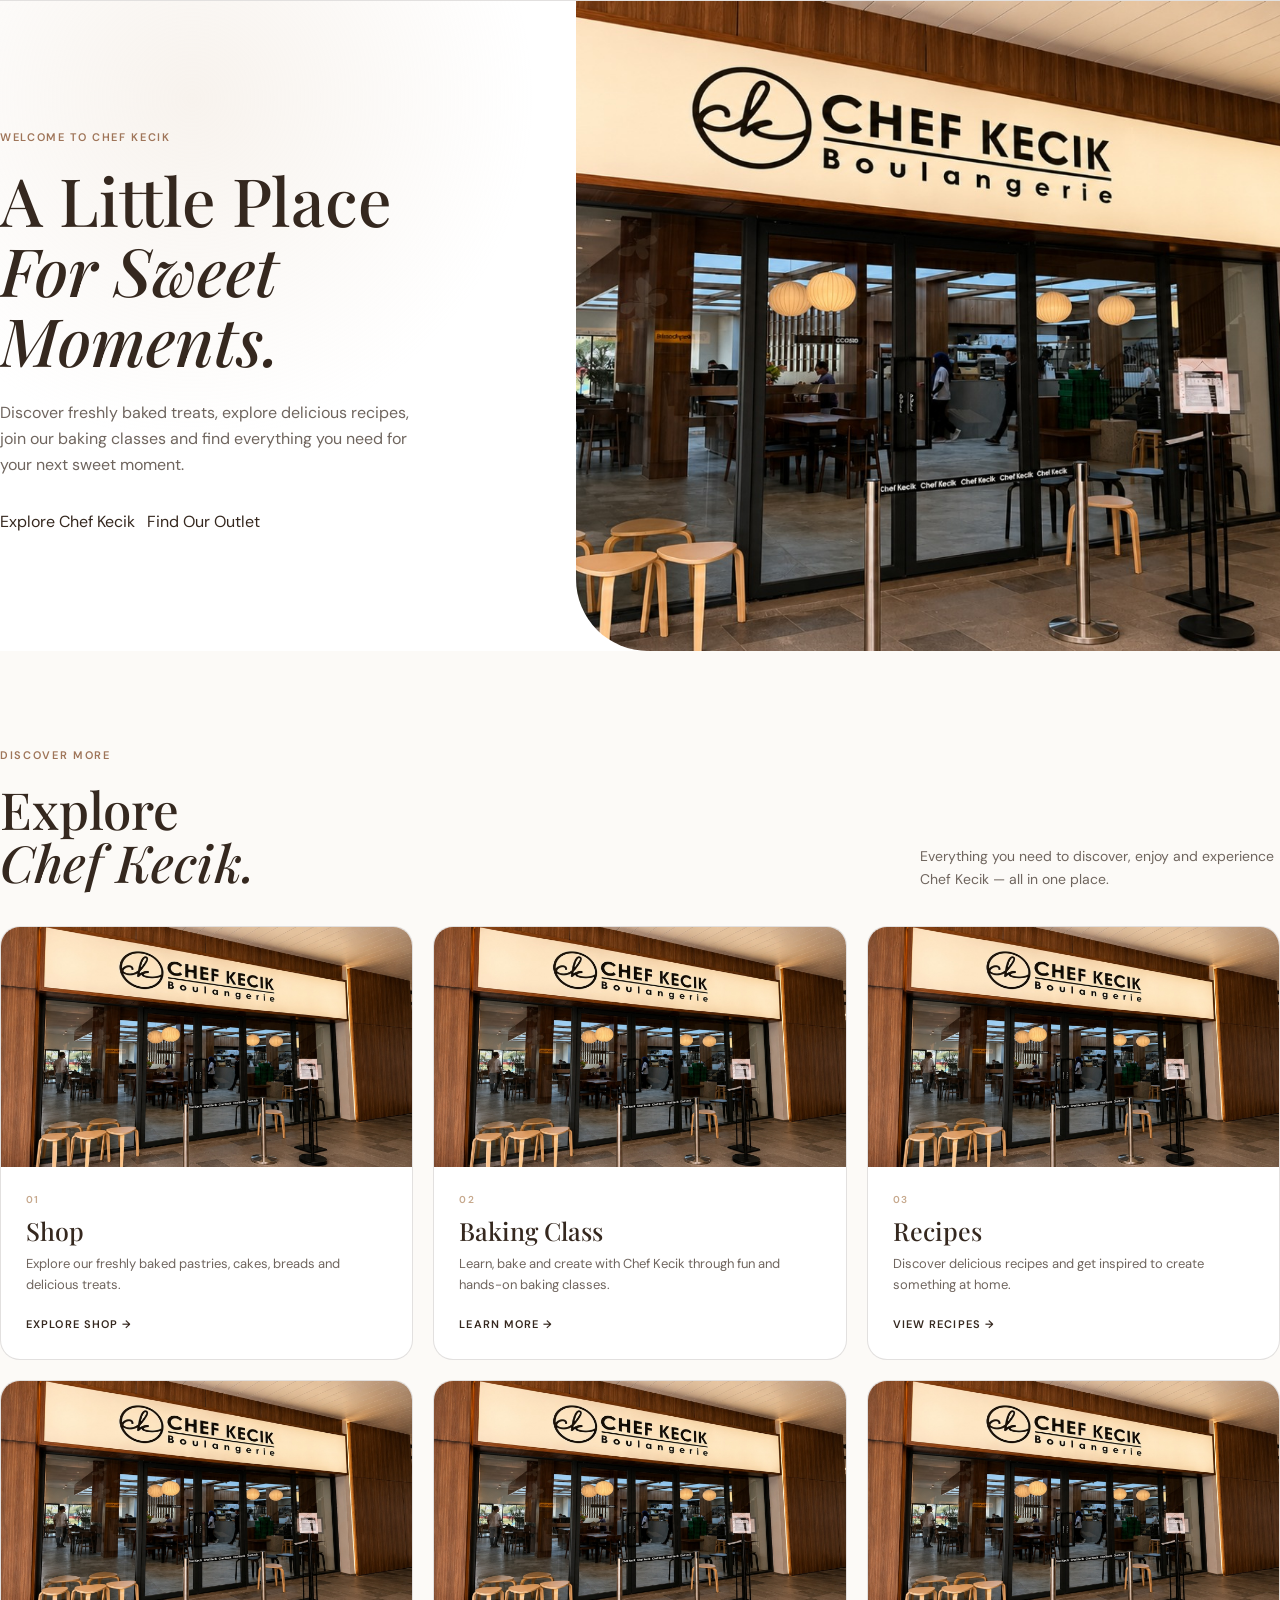
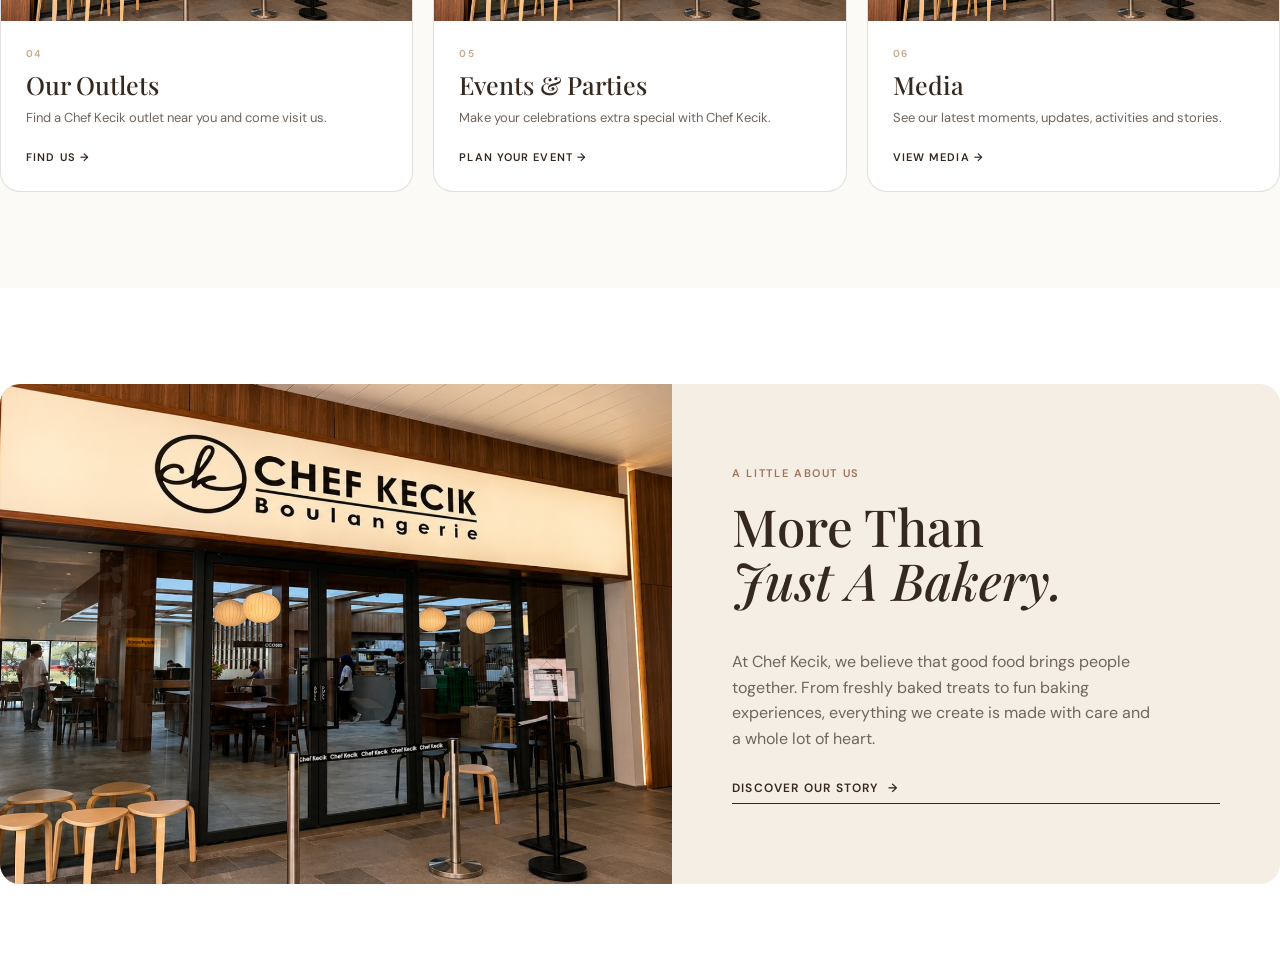
<file: index.html>
<!DOCTYPE html>
<html lang="en">

<head>
  <meta charset="UTF-8" />
  <meta name="viewport" content="width=device-width, initial-scale=1.0" />
  <meta name="description" content="Chef Kecik homepage " />
  <title>Chef Kecik </title>

  <!-- Fonts -->
  <link rel="preconnect" href="https://fonts.googleapis.com">
  <link rel="preconnect" href="https://fonts.gstatic.com" crossorigin>
  <link
    href="https://fonts.googleapis.com/css2?family=DM+Sans:wght@400;500;600&family=Playfair+Display:ital,wght@0,500;0,600;1,500&display=swap"
    rel="stylesheet">

  <link rel="stylesheet" href="style.css" />
</head>

<body>
  <div id="navbar"></div>

  <main id="top">

    <!-- =========================================
       HERO
  ========================================== -->

    <section class="hero">

      <div class="hero-inner container">

        <div class="hero-copy reveal">

          <p class="eyebrow">
            WELCOME TO CHEF KECIK
          </p>

          <h1>
            A Little Place<br>
            <em>For Sweet Moments.</em>
          </h1>

          <p class="hero-text">
            Discover freshly baked treats, explore delicious recipes,
            join our baking classes and find everything you need
            for your next sweet moment.
          </p>

          <div class="hero-actions">

            <a class="btn btn-dark" href="#explore">
              Explore Chef Kecik
            </a>

            <a class="btn btn-light" href="outlet.html">
              Find Our Outlet
            </a>

          </div>

          <!-- <div class="hero-features">

          <div>
            <span>✦</span>
            <p>
              Freshly Made<br>
              Every Day
            </p>
          </div>

          <div>
            <span>◇</span>
            <p>
              Premium<br>
              Ingredients
            </p>
          </div>

          <div>
            <span>♧</span>
            <p>
              Made with Care<br>
              Always
            </p>
          </div>

        </div> -->

        </div>


        <div class="hero-visual reveal">

          <div class="hero-image-wrap">

            <img src="images/eco_majestic_1.jpeg" alt="Chef Kecik Eco Majestic">

          </div>

        </div>

      </div>

    </section>


    <!-- =========================================
       EXPLORE CHEF KECIK
  ========================================== -->

    <section class="section explore-section" id="explore">

      <div class="container">

        <div class="section-heading">

          <div>

            <p class="eyebrow">
              DISCOVER MORE
            </p>

            <h2>
              Explore<br>
              <em>Chef Kecik.</em>
            </h2>

          </div>

          <p class="explore-intro">
            Everything you need to discover, enjoy and
            experience Chef Kecik — all in one place.
          </p>

        </div>


        <div class="explore-grid">


          <!-- SHOP -->

          <a href="shoppe.html" class="explore-card">

            <div class="explore-card-image">

              <img src="images/eco_majestic_1.jpeg" alt="Chef Kecik Eco Majestic">

            </div>

            <div class="explore-card-content">

              <span class="explore-number">01</span>

              <h3>Shop</h3>

              <p>
                Explore our freshly baked pastries,
                cakes, breads and delicious treats.
              </p>

              <span class="explore-link">
                Explore Shop →
              </span>

            </div>

          </a>


          <!-- BAKING CLASS -->

          <a href="bakingclass.html" class="explore-card">

            <div class="explore-card-image">

              <img src="images/eco_majestic_1.jpeg" alt="Chef Kecik Eco Majestic">

            </div>

            <div class="explore-card-content">

              <span class="explore-number">02</span>

              <h3>Baking Class</h3>

              <p>
                Learn, bake and create with Chef Kecik
                through fun and hands-on baking classes.
              </p>

              <span class="explore-link">
                Learn More →
              </span>

            </div>

          </a>


          <!-- RECIPES -->

          <a href="recipe.html" class="explore-card">

            <div class="explore-card-image">

              <img src="images/eco_majestic_1.jpeg" alt="Chef Kecik Eco Majestic">

            </div>

            <div class="explore-card-content">

              <span class="explore-number">03</span>

              <h3>Recipes</h3>

              <p>
                Discover delicious recipes and get
                inspired to create something at home.
              </p>

              <span class="explore-link">
                View Recipes →
              </span>

            </div>

          </a>


          <!-- OUTLETS -->

          <a href="outlet.html" class="explore-card">

            <div class="explore-card-image">

              <img src="images/eco_majestic_1.jpeg" alt="Chef Kecik Eco Majestic">

            </div>

            <div class="explore-card-content">

              <span class="explore-number">04</span>

              <h3>Our Outlets</h3>

              <p>
                Find a Chef Kecik outlet near you
                and come visit us.
              </p>

              <span class="explore-link">
                Find Us →
              </span>

            </div>

          </a>


          <!-- EVENTS -->

          <a href="event.html" class="explore-card">

            <div class="explore-card-image">

              <img src="images/eco_majestic_1.jpeg" alt="Chef Kecik Eco Majestic">

            </div>

            <div class="explore-card-content">

              <span class="explore-number">05</span>

              <h3>Events & Parties</h3>

              <p>
                Make your celebrations extra special
                with Chef Kecik.
              </p>

              <span class="explore-link">
                Plan Your Event →
              </span>

            </div>

          </a>


          <!-- MEDIA -->

          <a href="award.html" class="explore-card">

            <div class="explore-card-image">

              <img src="images/eco_majestic_1.jpeg" alt="Chef Kecik Eco Majestic">

            </div>

            <div class="explore-card-content">

              <span class="explore-number">06</span>

              <h3>Media</h3>

              <p>
                See our latest moments, updates,
                activities and stories.
              </p>

              <span class="explore-link">
                View Media →
              </span>

            </div>

          </a>

        </div>

      </div>

    </section>


    <!-- =========================================
       ABOUT PREVIEW
  ========================================== -->

    <section class="section about-preview">

      <div class="container">

        <div class="about-preview-grid">

          <div class="about-preview-image">

            <img src="images/eco_majestic_1.jpeg" alt="Chef Kecik Eco Majestic">

          </div>


          <div class="about-preview-copy">

            <p class="eyebrow">
              A LITTLE ABOUT US
            </p>

            <h2>
              More Than<br>
              <em>Just A Bakery.</em>
            </h2>

            <p>
              At Chef Kecik, we believe that good food brings
              people together. From freshly baked treats to
              fun baking experiences, everything we create
              is made with care and a whole lot of heart.
            </p>

            <a href="about.html" class="text-link">
              Discover Our Story
              <span>→</span>
            </a>

          </div>

        </div>

      </div>

    </section>


    <!-- =========================================
       EXPLORE 
  ========================================== -->
    <!-- 
  <section class="section homepage-cta">

    <div class="container">

      <div class="homepage-cta-inner">

        <p class="eyebrow">
          COME AND EXPERIENCE CHEF KECIK
        </p>

        <h2>
          Something Sweet<br>
          <em>Is Waiting For You.</em>
        </h2>

        <p>
          Whether you're looking for something delicious,
          a new baking experience or a place to celebrate,
          there's something waiting for you at Chef Kecik.
        </p>

        <div class="hero-actions">

          <a
            href="outlet.html"
            class="btn btn-dark"
          >
            Explore Our Shop
          </a>

          <a
            href="contact.html"
            class="btn btn-light"
          >
            Contact Us
          </a>

        </div>

      </div>

    </div>

  </section> -->

  </main>

  <div id="footer"></div>

  <script src="script.js"></script>
</body>

</html>
</file>
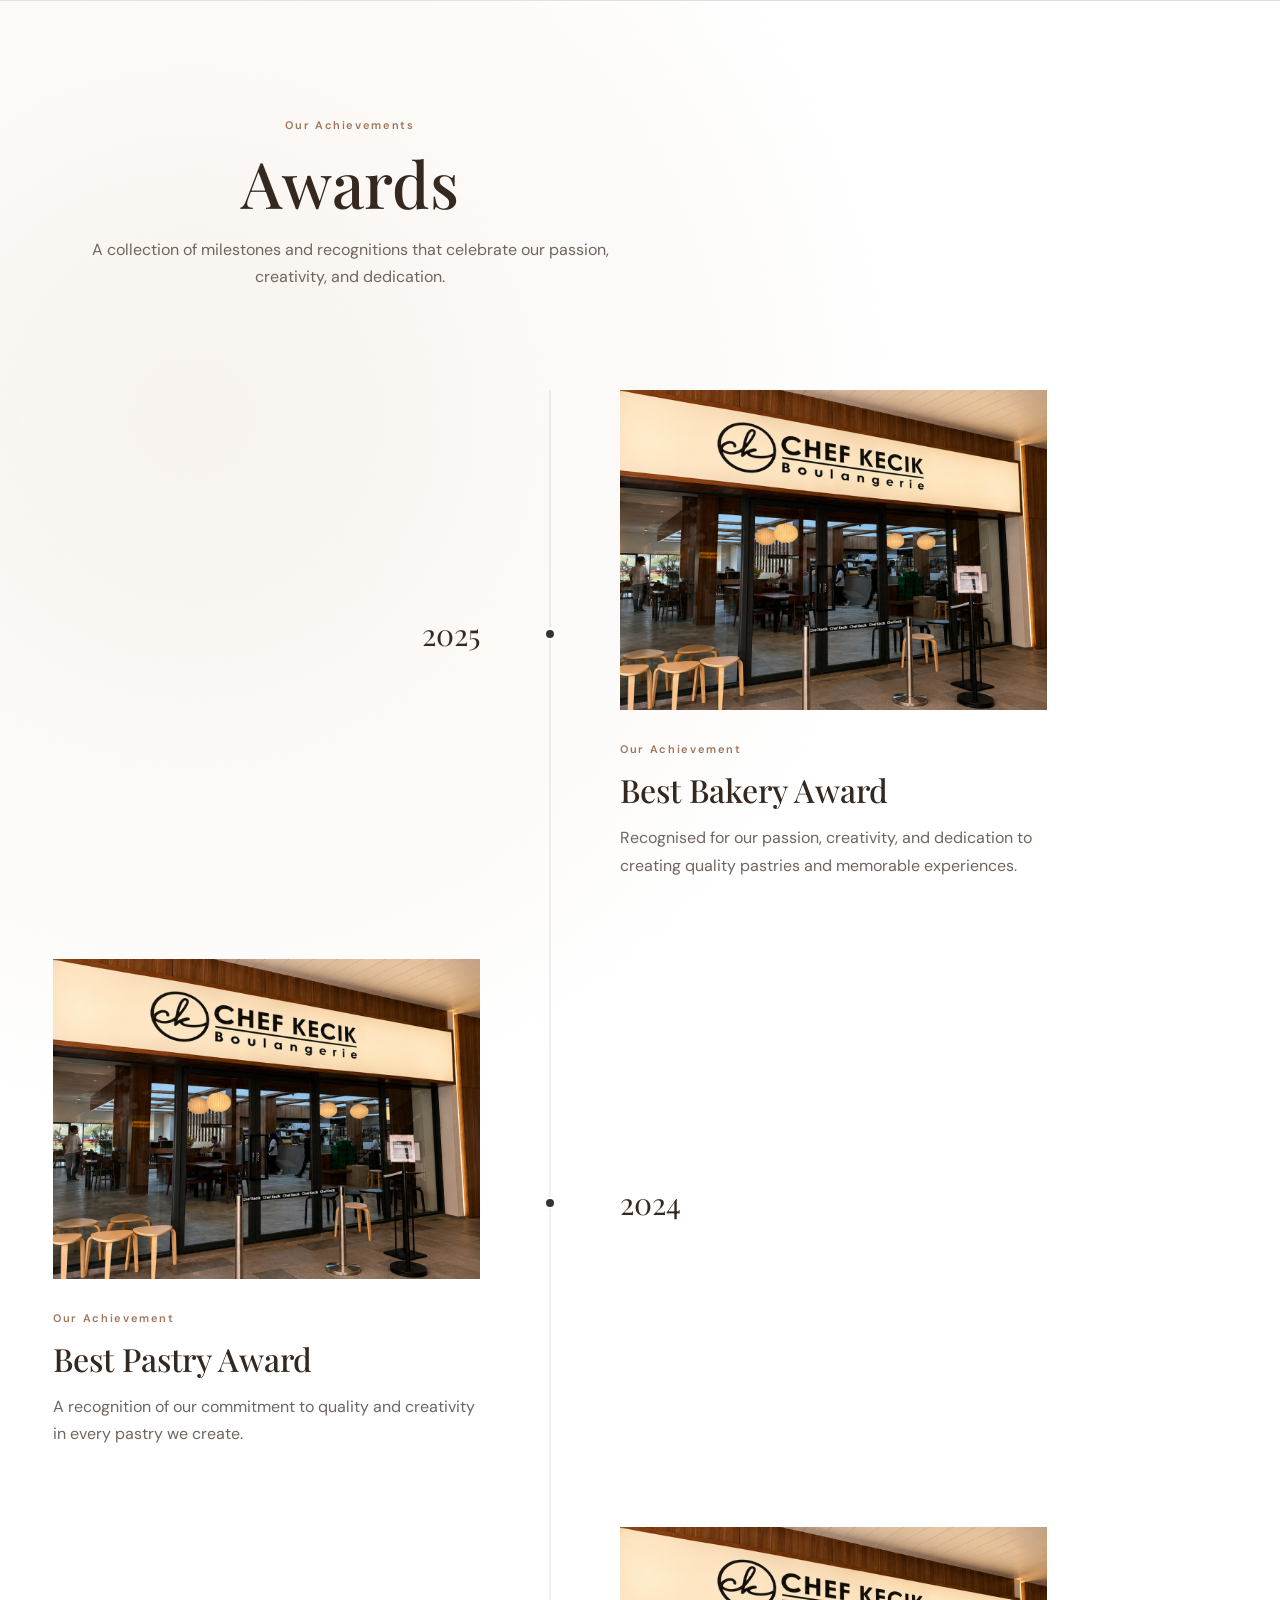
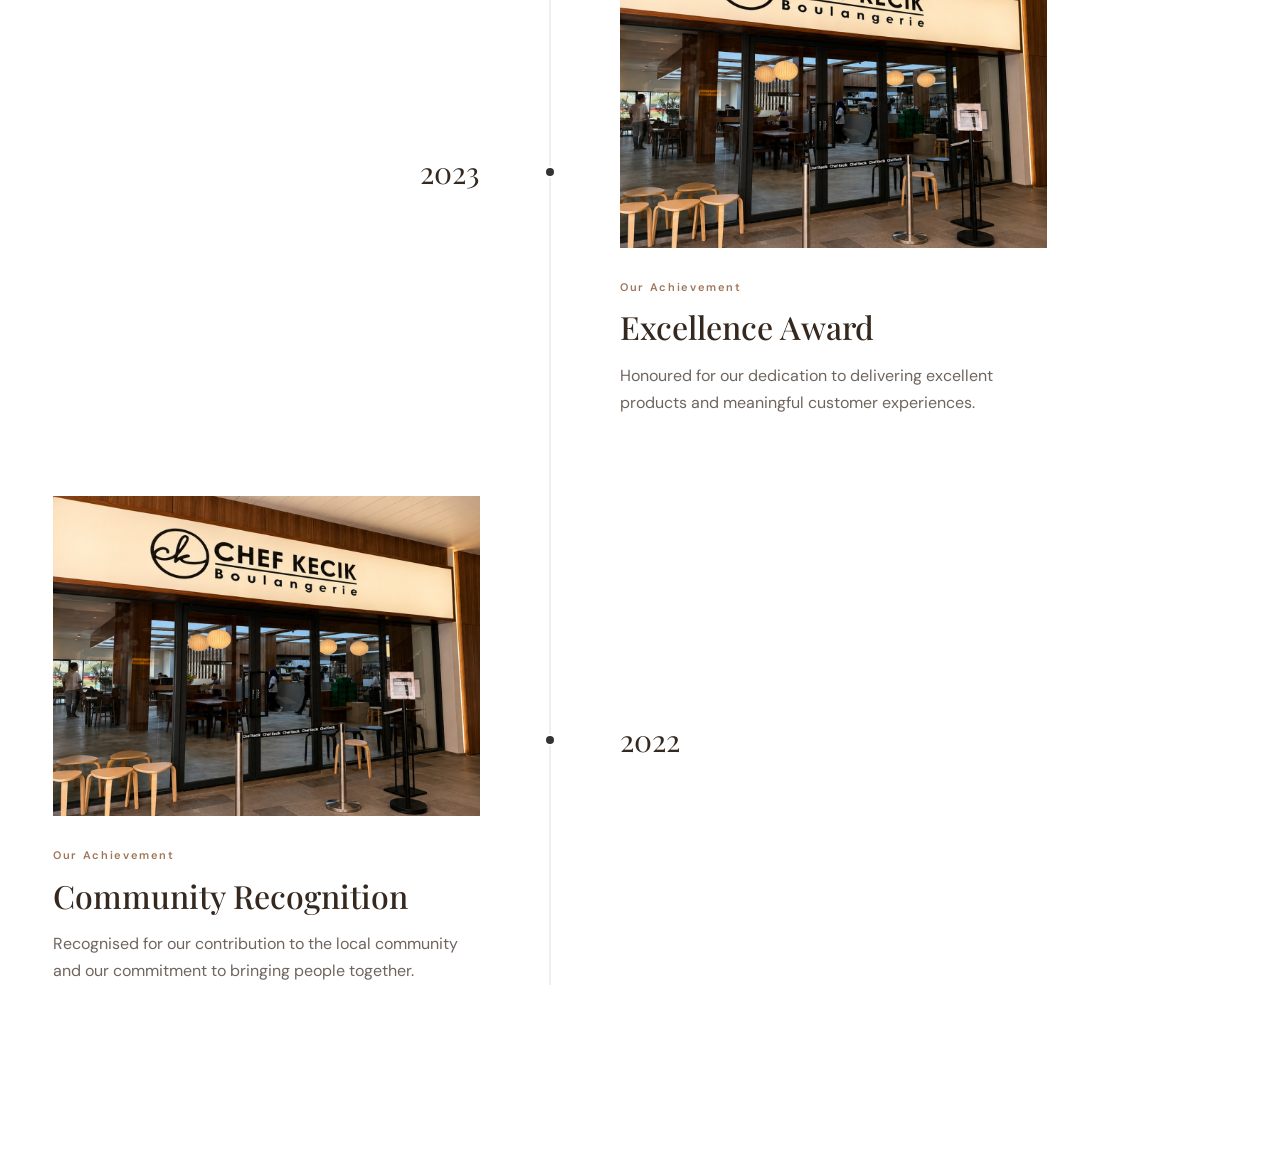
<file: award.html>
<!DOCTYPE html>
<html lang="en">

<head>
  <meta charset="UTF-8" />
  <meta name="viewport" content="width=device-width, initial-scale=1.0" />
  <meta name="description" content="Chef Kecik homepage " />
  <title>Chef Kecik </title>

  <!-- Fonts -->
  <link rel="preconnect" href="https://fonts.googleapis.com">
  <link rel="preconnect" href="https://fonts.gstatic.com" crossorigin>
  <link
    href="https://fonts.googleapis.com/css2?family=DM+Sans:wght@400;500;600&family=Playfair+Display:ital,wght@0,500;0,600;1,500&display=swap"
    rel="stylesheet">

  <link rel="stylesheet" href="style.css" />
</head>

<body>
  <div id="navbar"></div>

  <main id="top">
    <div class="hero">
      <section class="awards-section">

        <div class="awards-header container">
          <span class="eyebrow">Our Achievements</span>
          <h1>Awards</h1>
          <p>
            A collection of milestones and recognitions that celebrate
            our passion, creativity, and dedication.
          </p>
        </div>


        <div class="awards-timeline container">

          <!-- Award 01 -->
          <div class="award-timeline-item">

            <div class="award-year">
              <span>2025</span>
            </div>

            <div class="award-dot"></div>

            <div class="award-card">
              <div class="award-image">
                <img src="images/eco_majestic_1.jpeg" alt="Best Bakery Award">
              </div>

              <div class="award-info">
                <span class="eyebrow">Our Achievement</span>

                <h2>Best Bakery Award</h2>

                <p>
                  Recognised for our passion, creativity, and dedication
                  to creating quality pastries and memorable experiences.
                </p>
              </div>
            </div>

          </div>


          <!-- Award 02 -->
          <div class="award-timeline-item reverse">

            <div class="award-year">
              <span>2024</span>
            </div>

            <div class="award-dot"></div>

            <div class="award-card">
              <div class="award-image">
                <img src="images/eco_majestic_1.jpeg" alt="Best Pastry Award">
              </div>

              <div class="award-info">
                <span class="eyebrow">Our Achievement</span>

                <h2>Best Pastry Award</h2>

                <p>
                  A recognition of our commitment to quality and creativity
                  in every pastry we create.
                </p>
              </div>
            </div>

          </div>


          <!-- Award 03 -->
          <div class="award-timeline-item">

            <div class="award-year">
              <span>2023</span>
            </div>

            <div class="award-dot"></div>

            <div class="award-card">
              <div class="award-image">
                <img src="images/eco_majestic_1.jpeg" alt="Excellence Award">
              </div>

              <div class="award-info">
                <span class="eyebrow">Our Achievement</span>

                <h2>Excellence Award</h2>

                <p>
                  Honoured for our dedication to delivering excellent
                  products and meaningful customer experiences.
                </p>
              </div>
            </div>

          </div>


          <!-- Award 04 -->
          <div class="award-timeline-item reverse">

            <div class="award-year">
              <span>2022</span>
            </div>

            <div class="award-dot"></div>

            <div class="award-card">
              <div class="award-image">
                <img src="images/eco_majestic_1.jpeg" alt="Community Recognition Award">
              </div>

              <div class="award-info">
                <span class="eyebrow">Our Achievement</span>

                <h2>Community Recognition</h2>

                <p>
                  Recognised for our contribution to the local community
                  and our commitment to bringing people together.
                </p>
              </div>
            </div>

          </div>

        </div>

      </section>
    </div>
  </main>



  <div id="footer"></div>

  <script src="script.js"></script>
</body>

</html>
</file>
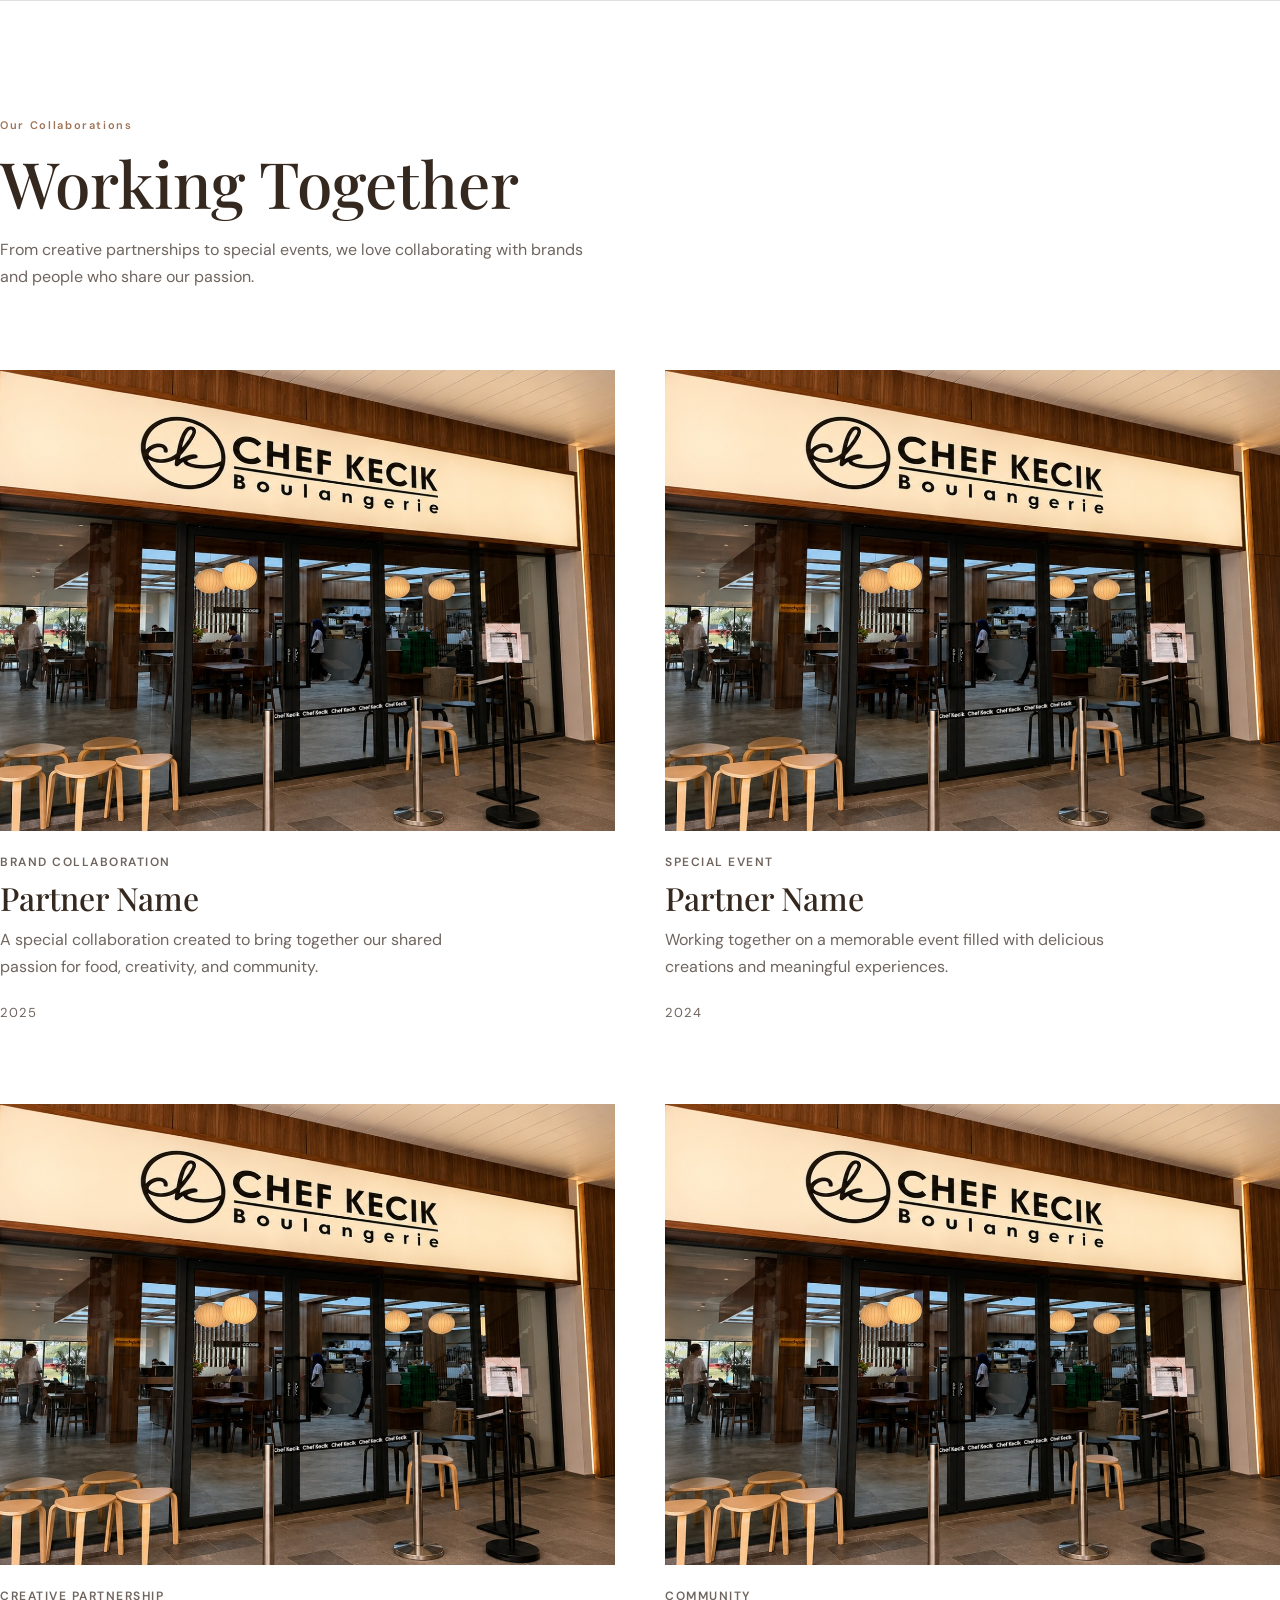
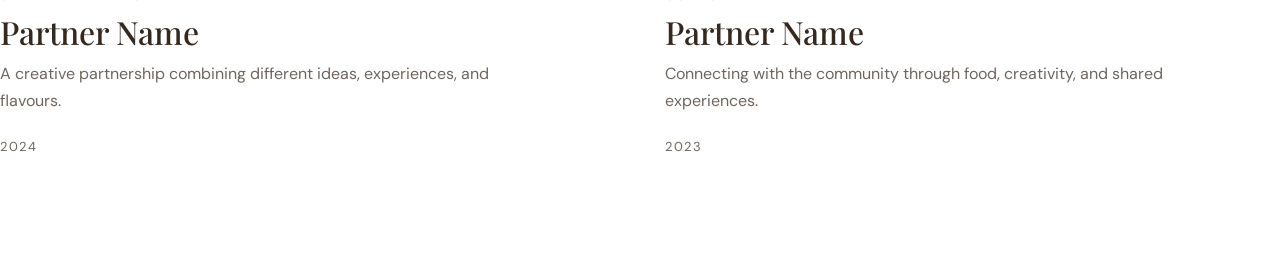
<file: collaboration.html>
<!DOCTYPE html>
<html lang="en">

<head>
  <meta charset="UTF-8" />
  <meta name="viewport" content="width=device-width, initial-scale=1.0" />
  <meta name="description" content="Chef Kecik homepage " />
  <title>Chef Kecik </title>

  <!-- Fonts -->
  <link rel="preconnect" href="https://fonts.googleapis.com">
  <link rel="preconnect" href="https://fonts.gstatic.com" crossorigin>
  <link
    href="https://fonts.googleapis.com/css2?family=DM+Sans:wght@400;500;600&family=Playfair+Display:ital,wght@0,500;0,600;1,500&display=swap"
    rel="stylesheet">

  <link rel="stylesheet" href="style.css" />
</head>

<body>
  <div id="navbar"></div>

  <main id="top">
    <div class="hero">
      <section class="collaboration-section">

        <div class="collaboration-header container">
          <span class="eyebrow">Our Collaborations</span>

          <h1>Working Together</h1>

          <p>
            From creative partnerships to special events, we love
            collaborating with brands and people who share our passion.
          </p>
        </div>


        <div class="collaboration-grid container">

          <!-- Collaboration 01 -->
          <article class="collaboration-card">

            <div class="collaboration-image">
              <img src="images/eco_majestic_1.jpeg" alt="Chef Kecik collaboration with Partner Name">
            </div>

            <div class="collaboration-content">

              <span class="collaboration-type">
                Brand Collaboration
              </span>

              <h2>Partner Name</h2>

              <p>
                A special collaboration created to bring together
                our shared passion for food, creativity, and community.
              </p>

              <span class="collaboration-year">2025</span>

            </div>

          </article>


          <!-- Collaboration 02 -->
          <article class="collaboration-card">

            <div class="collaboration-image">
              <img src="images/eco_majestic_1.jpeg" alt="Chef Kecik collaboration with Partner Name">
            </div>

            <div class="collaboration-content">

              <span class="collaboration-type">
                Special Event
              </span>

              <h2>Partner Name</h2>

              <p>
                Working together on a memorable event filled with
                delicious creations and meaningful experiences.
              </p>

              <span class="collaboration-year">2024</span>

            </div>

          </article>


          <!-- Collaboration 03 -->
          <article class="collaboration-card">

            <div class="collaboration-image">
              <img src="images/eco_majestic_1.jpeg" alt="Chef Kecik collaboration with Partner Name">
            </div>

            <div class="collaboration-content">

              <span class="collaboration-type">
                Creative Partnership
              </span>

              <h2>Partner Name</h2>

              <p>
                A creative partnership combining different ideas,
                experiences, and flavours.
              </p>

              <span class="collaboration-year">2024</span>

            </div>

          </article>


          <!-- Collaboration 04 -->
          <article class="collaboration-card">

            <div class="collaboration-image">
              <img src="images/eco_majestic_1.jpeg" alt="Chef Kecik collaboration with Partner Name">
            </div>

            <div class="collaboration-content">

              <span class="collaboration-type">
                Community
              </span>

              <h2>Partner Name</h2>

              <p>
                Connecting with the community through food,
                creativity, and shared experiences.
              </p>

              <span class="collaboration-year">2023</span>

            </div>

          </article>

        </div>

      </section>
    </div>
  </main>

  <div id="footer"></div>

  <script src="script.js"></script>
</body>

</html>
</file>
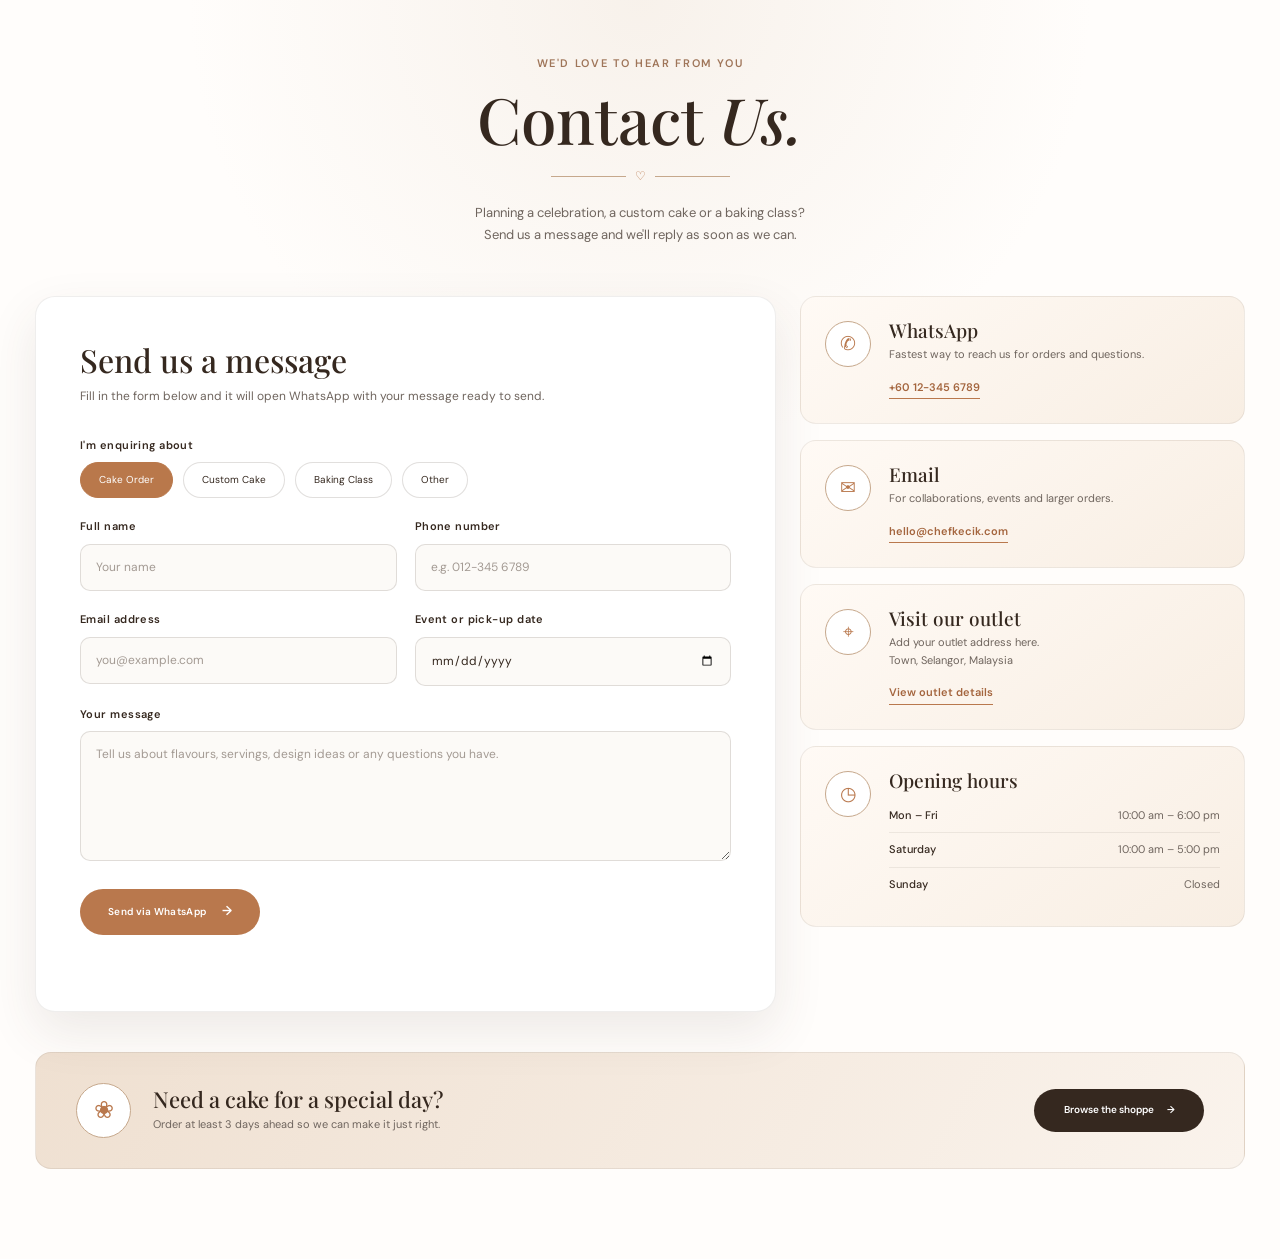
<file: contact_us.html>
<!DOCTYPE html>
<html lang="en">

<head>
  <meta charset="UTF-8" />
  <meta name="viewport" content="width=device-width, initial-scale=1.0" />
  <meta name="description" content="Contact Chef Kecik for orders, custom cakes, baking classes and enquiries." />
  <title>Contact Us | Chef Kecik</title>

  <!-- Fonts -->
  <link rel="preconnect" href="https://fonts.googleapis.com">
  <link rel="preconnect" href="https://fonts.gstatic.com" crossorigin>
  <link
    href="https://fonts.googleapis.com/css2?family=DM+Sans:wght@400;500;600&family=Playfair+Display:ital,wght@0,500;0,600;1,500&display=swap"
    rel="stylesheet">

  <link rel="stylesheet" href="style.css" />
</head>

<body>
  <div id="navbar"></div>

  <main id="top">
    <section class="contact-page">
      <div class="contact-container">

        <!-- HEADING -->
        <div class="contact-heading reveal">
          <p class="eyebrow">WE'D LOVE TO HEAR FROM YOU</p>
          <h1>Contact <em>Us.</em></h1>
          <div class="contact-decoration">
            <span></span>
            <div>♡</div>
            <span></span>
          </div>
          <p>
            Planning a celebration, a custom cake or a baking class?<br>
            Send us a message and we'll reply as soon as we can.
          </p>
        </div>

        <!-- MAIN LAYOUT -->
        <div class="contact-layout">

          <!-- FORM -->
          <div class="contact-form-card reveal">
            <h2>Send us a message</h2>
            <p class="contact-form-intro">
              Fill in the form below and it will open WhatsApp with your message ready to send.
            </p>

            <form id="contactForm" novalidate>

              <div class="contact-field">
                <label for="enquiryType">I'm enquiring about</label>
                <div class="contact-topics" id="contactTopics">
                  <button type="button" class="contact-topic active" data-topic="Cake Order">Cake Order</button>
                  <button type="button" class="contact-topic" data-topic="Custom Cake">Custom Cake</button>
                  <button type="button" class="contact-topic" data-topic="Baking Class">Baking Class</button>
                  <button type="button" class="contact-topic" data-topic="Other">Other</button>
                </div>
              </div>

              <div class="contact-row">
                <div class="contact-field">
                  <label for="contactName">Full name</label>
                  <input type="text" id="contactName" placeholder="Your name" required>
                </div>

                <div class="contact-field">
                  <label for="contactPhone">Phone number</label>
                  <input type="tel" id="contactPhone" placeholder="e.g. 012-345 6789">
                </div>
              </div>

              <div class="contact-row">
                <div class="contact-field">
                  <label for="contactEmail">Email address</label>
                  <input type="email" id="contactEmail" placeholder="you@example.com">
                </div>

                <div class="contact-field">
                  <label for="contactDate">Event or pick-up date</label>
                  <input type="date" id="contactDate">
                </div>
              </div>

              <div class="contact-field">
                <label for="contactMessage">Your message</label>
                <textarea id="contactMessage" rows="5"
                  placeholder="Tell us about flavours, servings, design ideas or any questions you have." required></textarea>
              </div>

              <button type="submit" class="contact-submit">
                Send via WhatsApp <span>→</span>
              </button>

              <p class="contact-form-message" id="contactFormMessage" role="status"></p>
            </form>
          </div>

          <!-- INFO -->
          <aside class="contact-info reveal">

            <div class="contact-info-card">
              <div class="contact-info-icon">✆</div>
              <div>
                <h3>WhatsApp</h3>
                <p>Fastest way to reach us for orders and questions.</p>
                <a href="https://wa.me/60123456789" target="_blank" rel="noopener">+60 12-345 6789</a>
              </div>
            </div>

            <div class="contact-info-card">
              <div class="contact-info-icon">✉</div>
              <div>
                <h3>Email</h3>
                <p>For collaborations, events and larger orders.</p>
                <a href="mailto:hello@chefkecik.com">hello@chefkecik.com</a>
              </div>
            </div>

            <div class="contact-info-card">
              <div class="contact-info-icon">⌖</div>
              <div>
                <h3>Visit our outlet</h3>
                <p>Add your outlet address here.<br>Town, Selangor, Malaysia</p>
                <a href="outlet.html">View outlet details</a>
              </div>
            </div>

            <div class="contact-info-card contact-hours">
              <div class="contact-info-icon">◷</div>
              <div>
                <h3>Opening hours</h3>
                <ul>
                  <li><span>Mon – Fri</span><span>10:00 am – 6:00 pm</span></li>
                  <li><span>Saturday</span><span>10:00 am – 5:00 pm</span></li>
                  <li><span>Sunday</span><span>Closed</span></li>
                </ul>
              </div>
            </div>

          </aside>
        </div>

        <!-- BOTTOM CTA -->
        <div class="contact-cta reveal">
          <div class="contact-cta-left">
            <div class="contact-cta-icon">❀</div>
            <div>
              <h3>Need a cake for a special day?</h3>
              <p>Order at least 3 days ahead so we can make it just right.</p>
            </div>
          </div>
          <a href="shoppe.html" class="contact-cta-button">Browse the shoppe <span>→</span></a>
        </div>

      </div>
    </section>
  </main>

  <div id="footer"></div>

  <script src="script.js"></script>
  <script>
    (function () {
      var WHATSAPP_NUMBER = "60123456789"; // replace with Chef Kecik's number (country code, no + or spaces)

      var topic = "Cake Order";
      var topicButtons = document.querySelectorAll(".contact-topic");
      var form = document.getElementById("contactForm");
      var message = document.getElementById("contactFormMessage");

      topicButtons.forEach(function (btn) {
        btn.addEventListener("click", function () {
          topicButtons.forEach(function (b) { b.classList.remove("active"); });
          btn.classList.add("active");
          topic = btn.dataset.topic;
        });
      });

      form.addEventListener("submit", function (e) {
        e.preventDefault();

        var name = document.getElementById("contactName").value.trim();
        var phone = document.getElementById("contactPhone").value.trim();
        var email = document.getElementById("contactEmail").value.trim();
        var date = document.getElementById("contactDate").value;
        var text = document.getElementById("contactMessage").value.trim();

        if (!name || !text) {
          message.textContent = "Please add your name and message before sending.";
          message.className = "contact-form-message error";
          return;
        }

        var lines = [
          "Hi Chef Kecik! I'd like to enquire about: " + topic,
          "",
          "Name: " + name
        ];
        if (phone) lines.push("Phone: " + phone);
        if (email) lines.push("Email: " + email);
        if (date) lines.push("Date: " + date);
        lines.push("", text);

        var url = "https://wa.me/" + WHATSAPP_NUMBER + "?text=" + encodeURIComponent(lines.join("\n"));
        window.open(url, "_blank", "noopener");

        message.textContent = "Thank you! Opening WhatsApp so you can send your message.";
        message.className = "contact-form-message success";
        form.reset();
      });
    })();
  </script>
</body>

</html>
</file>
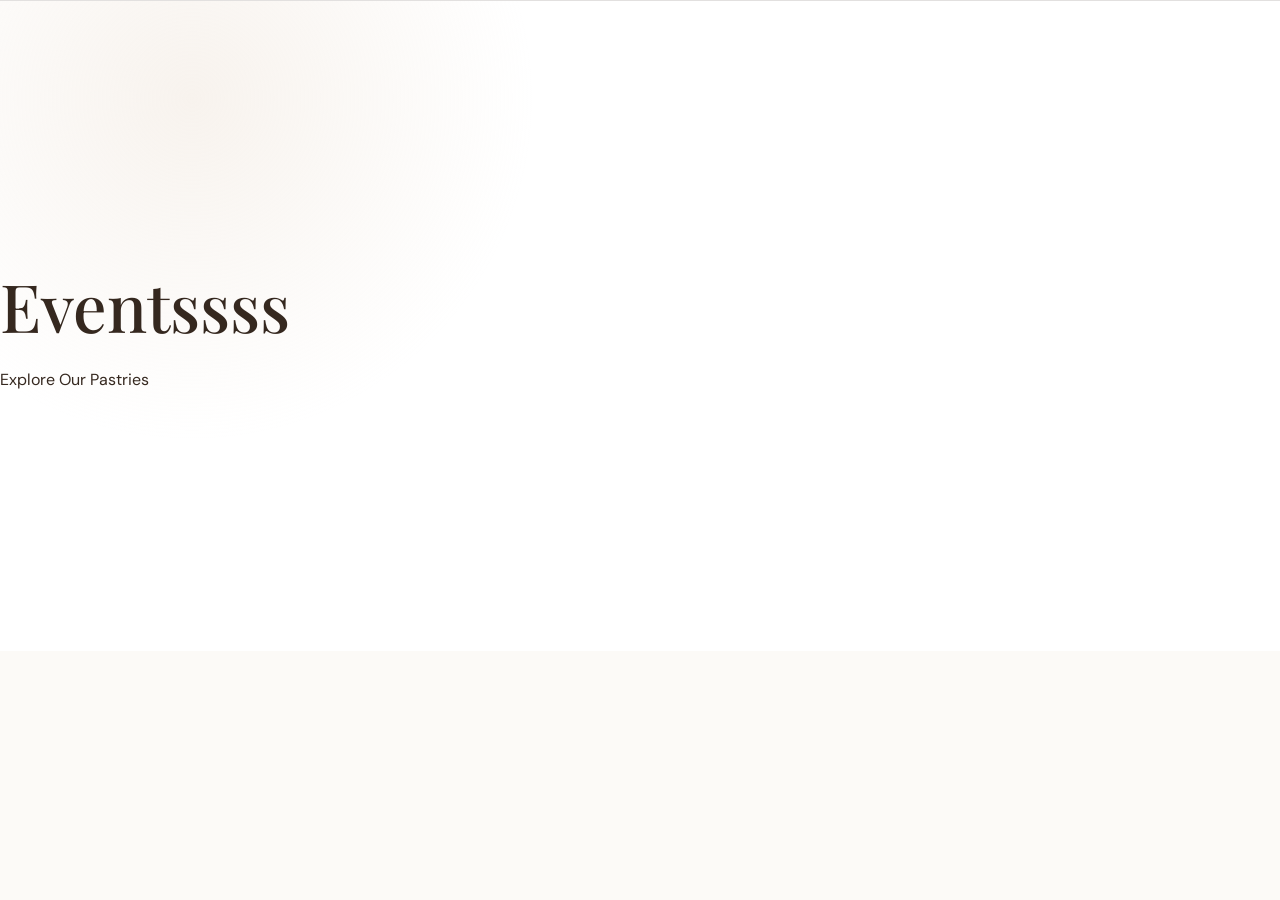
<file: event.html>
<!DOCTYPE html>
<html lang="en">

<head>
  <meta charset="UTF-8" />
  <meta name="viewport" content="width=device-width, initial-scale=1.0" />
  <meta name="description" content="Chef Kecik homepage " />
  <title>Chef Kecik </title>

  <!-- Fonts -->
  <link rel="preconnect" href="https://fonts.googleapis.com">
  <link rel="preconnect" href="https://fonts.gstatic.com" crossorigin>
  <link
    href="https://fonts.googleapis.com/css2?family=DM+Sans:wght@400;500;600&family=Playfair+Display:ital,wght@0,500;0,600;1,500&display=swap"
    rel="stylesheet">

  <link rel="stylesheet" href="style.css" />
</head>

<body>
  <div id="navbar"></div>

  <main id="top">
    <div class="hero">
      <div class="hero-inner container">
        <div class="hero-copy reveal">
          <h1>Eventssss</h1>

          <div class="hero-actions">
            <a class="btn btn-dark" href="#">Explore Our Pastries</a>
            <!-- <a class="btn btn-light" href="#custom-cakes">Order a Cake</a> -->
          </div>
        </div>

      </div>
    </div>
  </main>

  <div id="footer"></div>

  <script src="script.js"></script>
</body>

</html>
</file>
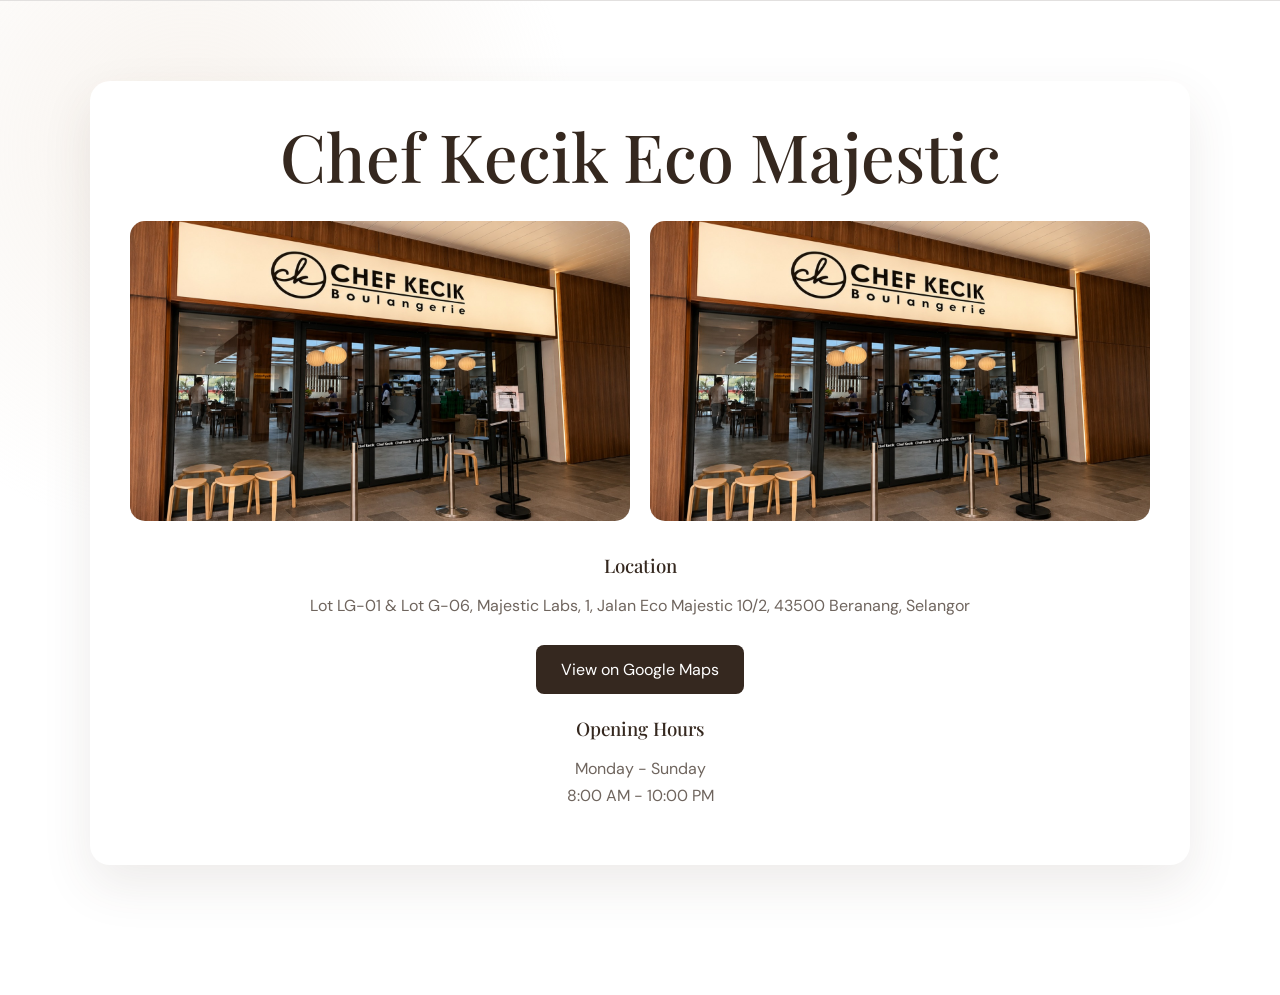
<file: outlet.html>
<!DOCTYPE html>
<html lang="en">

<head>
    <meta charset="UTF-8" />
    <meta name="viewport" content="width=device-width, initial-scale=1.0" />
    <meta name="description" content="Chef Kecik homepage " />
    <title>Chef Kecik </title>

    <!-- Fonts -->
    <link rel="preconnect" href="https://fonts.googleapis.com">
    <link rel="preconnect" href="https://fonts.gstatic.com" crossorigin>
    <link
        href="https://fonts.googleapis.com/css2?family=DM+Sans:wght@400;500;600&family=Playfair+Display:ital,wght@0,500;0,600;1,500&display=swap"
        rel="stylesheet">

    <link rel="stylesheet" href="style.css" />
</head>

<body>
    <!-- NAVBAR -->
    <div id="navbar"></div>
    <!-- OUTLET CONTENT -->
    <main id="top">
        <div class="hero">
            <section class="outlet-page">

                <!-- =========================================
             ECO MAJESTIC
        ========================================== -->

                <div id="eco-majestic" class="outlet-info">

                    <h1>Chef Kecik Eco Majestic</h1>

                    <!-- TWO PICTURES -->
                    <div class="outlet-images">

                        <img src="images/eco_majestic_1.jpeg" alt="Chef Kecik Eco Majestic">

                        <img src="images/eco_majestic_1.jpeg" alt="Chef Kecik Eco Majestic">

                    </div>

                    <!-- LOCATION -->
                    <div class="outlet-details">

                        <h3>Location</h3>

                        <p>
                            Lot LG-01 & Lot G-06, Majestic Labs, 1, Jalan Eco Majestic 10/2, 43500 Beranang, Selangor
                        </p>

                        <!-- GOOGLE MAPS -->
                        <a href="https://maps.google.com/maps?vet=10CAAQoqAOahcKEwj4psW62KeWAxUAAAAAHQAAAAAQHA..i&sca_esv=63b230156fc05cdb&client=firefox-b-d&hs=4hSq&pvq=OiUweDMxY2RjZmJiZDYzM2EzMGI6MHgzNzU1MzUwMDQxMjMzYmE1&fvr=1&cs=0&um=1&ie=UTF-8&fb=1&gl=my&sa=X&ftid=0x31cdcfbbd633a30b:0x3755350041233ba5"
                            target="_blank" class="maps-button">
                            View on Google Maps
                        </a>

                        <!-- <div class="outlet-map">

                        <iframe
                            src="https://maps.google.com/maps?vet=10CAAQoqAOahcKEwj4psW62KeWAxUAAAAAHQAAAAAQHA..i&sca_esv=63b230156fc05cdb&client=firefox-b-d&hs=4hSq&pvq=OiUweDMxY2RjZmJiZDYzM2EzMGI6MHgzNzU1MzUwMDQxMjMzYmE1&fvr=1&cs=0&um=1&ie=UTF-8&fb=1&gl=my&sa=X&ftid=0x31cdcfbbd633a30b:0x3755350041233ba5"
                            loading="lazy" allowfullscreen referrerpolicy="no-referrer-when-downgrade">
                        </iframe>

                    </div> -->

                        <!-- WORKING HOURS -->
                        <h3>Opening Hours</h3>

                        <p>
                            Monday - Sunday<br>
                            8:00 AM - 10:00 PM
                        </p>

                    </div>

                </div>


                <!-- =========================================
             SEDUDUK
        ========================================== -->

                <div id="seduduk" class="outlet-info">

                    <h1>Chef Kecik Seduduk</h1>

                    <!-- TWO PICTURES -->
                    <div class="outlet-images">

                        <img src="images/eco_majestic_1.jpeg" alt="Chef Kecik Seduduk">

                        <img src="images/eco_majestic_1.jpeg" alt="Chef Kecik Seduduk">

                    </div>

                    <!-- LOCATION -->
                    <div class="outlet-details">

                        <h3>Location</h3>

                        <!-- <p>
                        Se.Duduk Square<br>
                        Jln Kajang Villa<br>
                        43000 Kajang<br>
                        Selangor
                    </p> -->

                        <p>
                            Se.Duduk Square,
                            Jln Kajang Villa,
                            43000 Kajang,
                            Selangor
                        </p>

                        <!-- GOOGLE MAPS -->
                        <a href="https://maps.google.com/maps?vet=10CAAQoqAOahcKEwj4psW62KeWAxUAAAAAHQAAAAAQLA..i&sca_esv=63b230156fc05cdb&client=firefox-b-d&hs=4hSq&pvq=Cg0vZy8xMXkzbmJ6MWxxIhwKFmNoZWYga2VjaWsgYm91bGFuZ2VyaWUQAhgD&lqi=ChZjaGVmIGtlY2lrIGJvdWxhbmdlcmllSNaMvMWOvYCACFoyEAAQARACGAAYARgCIhZjaGVmIGtlY2lrIGJvdWxhbmdlcmllKggIAhAAEAEQAjICbXOSAQRjYWZl&fvr=1&cs=0&um=1&ie=UTF-8&fb=1&gl=my&sa=X&ftid=0x31cdcd8b8f0b14bd:0xa5317eb0c486cce3"
                            target="_blank" class="maps-button">
                            View on Google Maps
                        </a>

                        <!-- WORKING HOURS -->
                        <h3>Opening Hours</h3>

                        <p>
                            Monday - Sunday<br>
                            8:00 AM - 7:00 PM
                        </p>

                    </div>

                </div>


                <!-- =========================================
             TUAH
        ========================================== -->

                <div id="tuah" class="outlet-info">

                    <h1>Chef Kecik Tuah</h1>

                    <!-- TWO PICTURES -->
                    <div class="outlet-images">

                        <img src="images/eco_majestic_1.jpeg" alt="Chef Kecik Tuah">

                        <img src="images/eco_majestic_1.jpeg" alt="Chef Kecik Tuah">

                    </div>

                    <!-- LOCATION -->
                    <div class="outlet-details">

                        <h3>Location</h3>

                        <!-- <p>
                        G-99 &G-100, Lalaport PENJARA PUDU<br>
                        Mitsui Shopping Park 2<br>
                        Jln Hang Tuah<br> 
                        Bukit Bintang 55100<br>
                        Wilayah Persekutuan<br>
                        Federal Territory of Kuala Lumpur<br>
                    </p> -->

                        <p>
                            G-99 &G-100, Lalaport PENJARA PUDU,
                            Mitsui Shopping Park, 2
                            Jln Hang Tuah,
                            Bukit Bintang 55100,
                            Wilayah Persekutuan,
                            Federal Territory of Kuala Lumpur
                        </p>

                        <!-- GOOGLE MAPS -->
                        <a href="https://maps.app.goo.gl/CkcM6TuzkkbVmmrs7" target="_blank" class="maps-button">
                            View on Google Maps
                        </a>

                        <!-- WORKING HOURS -->
                        <h3>Opening Hours</h3>

                        <p>
                            Monday - Sunday<br>
                            8:00 AM - 10:00 PM
                        </p>

                    </div>

                </div>

            </section>
        </div>
    </main>


    <!-- FOOTER -->

    <div id="footer"></div>


    <script src="script.js"></script>

</body>

</html>
</file>
<file: style.css>
:root {
  --white: #ffffff;
  --warm-white: #fcfaf7;
  --cream: #f5eee5;
  --beige: #eadccd;
  --sand: #c6a88c;
  --brown: #35281f;
  --muted: #6f655e;
  --line: rgba(53, 40, 31, 0.14);
  --shadow: 0 20px 50px rgba(79, 61, 45, 0.10);
  --radius: 20px;
}

* {
  box-sizing: border-box;
}

html {
  scroll-behavior: smooth;
}

body {
  margin: 0;
  font-family: "DM Sans", sans-serif;
  color: var(--brown);
  background: var(--warm-white);
  line-height: 1.6;
}

img {
  display: block;
  width: 100%;
}

a {
  color: inherit;
  text-decoration: none;
}

button,
input {
  font: inherit;
}

.ck-container {
  width: min(1180px, calc(100% - 48px));
  margin-inline: auto;
}

.announcement {
  min-height: 34px;
  padding: 7px 28px;
  display: grid;
  grid-template-columns: 1fr auto 1fr;
  gap: 20px;
  align-items: center;
  font-size: 11px;
  letter-spacing: 0.04em;
  border-bottom: 1px solid var(--line);
  background: #fbf8f3;
}

.announcement-center {
  text-align: center;
}

.announcement a {
  justify-self: end;
}

.site-header {
  position: relative;
  z-index: 20;
  background: rgba(255, 255, 255, 0.96);
}

.ck-navbar {
  height: 84px;
  display: grid;
  grid-template-columns: 1fr auto 1fr;
  gap: 24px;
  align-items: center;
}

.brand {
  display: inline-flex;
  flex-direction: column;
  width: fit-content;
  line-height: 1;
  letter-spacing: 0.17em;
}

.brand span {
  font-family: "Playfair Display", serif;
  font-size: 22px;
}

.brand small {
  margin-top: 7px;
  font-size: 8px;
  letter-spacing: 0.34em;
}

.nav-menu {
  display: flex;
  align-items: center;
  gap: 30px;
  font-size: 13px;
}

.nav-menu a {
  position: relative;
}

.nav-menu a::after {
  content: "";
  position: absolute;
  left: 0;
  right: 100%;
  bottom: -8px;
  height: 1px;
  background: var(--brown);
  transition: right .3s ease;
}

.nav-menu a:hover::after {
  right: 0;
}

.nav-cta {
  justify-self: end;
}

.menu-toggle {
  display: none;
  background: none;
  border: 0;
  padding: 8px;
}

.menu-toggle span {
  width: 23px;
  height: 1px;
  background: var(--brown);
  display: block;
  margin: 5px 0;
}

/* =========================================
   SHOP DROPDOWN
========================================= */

.nav-dropdown {
  position: relative;
}

.dropdown-toggle {
  display: flex;
  align-items: center;
  gap: 5px;
}

.dropdown-toggle span {
  font-size: 12px;
  transition: transform 0.25s ease;
}

/* Dropdown box */
.legacy-dropdown-menu {
  position: absolute;

  top: calc(100% + 20px);
  left: 50%;

  min-width: 180px;

  padding: 10px 0;

  transform: translateX(-50%) translateY(8px);

  background: #ffffff;

  border: 1px solid var(--line);
  box-shadow: var(--shadow);

  opacity: 0;
  visibility: hidden;

  transition:
    opacity 0.25s ease,
    transform 0.25s ease,
    visibility 0.25s ease;

  z-index: 100;
}

/* Dropdown links */
.legacy-dropdown-menu a {
  display: block;

  padding: 10px 18px;

  font-size: 12px;

  white-space: nowrap;

  transition:
    background 0.2s ease,
    padding-left 0.2s ease;
}

/* Remove your normal nav underline */
.legacy-dropdown-menu a::after {
  display: none;
}

.legacy-dropdown-menu a:hover {
  background: var(--warm-white);
  padding-left: 23px;
}

/* Show dropdown when hovering Shop */
.nav-dropdown:hover .legacy-dropdown-menu {
  opacity: 1;
  visibility: visible;

  transform: translateX(-50%) translateY(0);
}

/* Rotate arrow */
/* .nav-dropdown:hover .dropdown-toggle span {
  transform: rotate(180deg);
} */

.ck-btn {
  display: inline-flex;
  align-items: center;
  justify-content: center;
  min-height: 48px;
  padding: 0 24px;
  border: 1px solid var(--brown);
  text-transform: uppercase;
  letter-spacing: 0.12em;
  font-size: 11px;
  font-weight: 600;
  transition: .25s ease;
}

.ck-btn-dark {
  color: #fff;
  background: var(--brown);
}

.ck-btn-dark:hover {
  transform: translateY(-2px);
  box-shadow: 0 8px 20px rgba(53, 40, 31, .18);
}

.ck-btn-light {
  background: transparent;
}

.ck-btn-light:hover {
  background: var(--brown);
  color: #fff;
}

/* =========================================
   HERO
========================================= */

.hero {
  border-top: 1px solid var(--line);

  background:
    radial-gradient(circle at 15% 15%,
      rgba(234, 220, 205, .35),
      transparent 28%),
    var(--white);
}

.hero-inner {
  min-height: 650px;

  display: grid;
  grid-template-columns: 0.9fr 1.1fr;

  align-items: stretch;
}

.hero-copy {
  padding: 82px 50px 60px 0;

  display: flex;
  flex-direction: column;
  justify-content: center;
}

.eyebrow {
  margin: 0 0 18px;

  color: #9f7559;

  font-size: 11px;
  font-weight: 600;

  letter-spacing: 0.15em;
}

h1,
h2,
h3 {
  font-family: "Playfair Display", serif;

  font-weight: 500;
  line-height: 1.05;

  margin-top: 0;
}

h1 {
  margin-bottom: 26px;

  font-size: clamp(46px, 5.2vw, 72px);
}

h1 em,
h2 em {
  font-weight: 500;
}

.hero-text {
  max-width: 430px;

  margin: 0 0 32px;

  color: var(--muted);

  font-size: 16px;
}


/* =========================================
   HERO BUTTONS
========================================= */

.hero-actions {
  display: flex;

  gap: 12px;

  flex-wrap: wrap;

  margin-bottom: 10px;
}


/* =========================================
   HERO FEATURES
========================================= */

.hero-features {
  margin-top: 48px;

  display: flex;

  gap: 38px;

  flex-wrap: wrap;
}

.hero-features>div {
  display: flex;

  align-items: center;

  gap: 10px;
}

.hero-features span {
  font-size: 26px;
}

.hero-features p {
  margin: 0;

  font-size: 11px;

  line-height: 1.35;

  color: var(--muted);
}


/* =========================================
   HERO IMAGE
========================================= */

.hero-visual {
  position: relative;

  min-height: 650px;
}

.hero-image-wrap {
  height: 100%;

  overflow: hidden;

  border-radius: 0 0 0 72px;
}

.hero-image-wrap img {
  width: 100%;
  height: 100%;

  object-fit: cover;

  object-position: center;
}


/* =========================================
   FLOATING NOTE
========================================= */

.floating-note {
  position: absolute;

  left: -42px;
  bottom: 55px;

  padding: 13px 17px;

  background: rgba(255, 255, 255, .92);

  border: 1px solid var(--line);

  border-radius: 999px;

  font-family: "Playfair Display", serif;

  font-style: italic;

  box-shadow: var(--shadow);
}


/* =========================================
   GENERAL SECTION
========================================= */

.section {
  padding: 96px 0;
}

/* =========================
   AWARDS TIMELINE
========================= */

.awards-section {
  padding: 110px 0;
}


/* Header */

.awards-header {
  text-align: center;
  max-width: 700px;
  margin-bottom: 100px;
}

.awards-header h1 {
  margin: 12px 0 20px;
  font-family: "Playfair Display", serif;
  font-size: clamp(42px, 5vw, 64px);
  font-weight: 500;
}

.awards-header p {
  max-width: 580px;
  margin: 0 auto;
  color: var(--muted);
  line-height: 1.7;
}


/* Timeline */

.awards-timeline {
  position: relative;
  max-width: 1100px;
}


/* Center line */

.awards-timeline::before {
  content: "";
  position: absolute;
  top: 0;
  bottom: 0;
  left: 50%;
  width: 1px;
  background: var(--line);
  transform: translateX(-50%);
}


/* Timeline item */

.award-timeline-item {
  position: relative;

  display: grid;
  grid-template-columns: 1fr 40px 1fr;

  align-items: center;

  min-height: 400px;
  margin-bottom: 80px;
}


/* Year */

.award-year {
  padding-right: 50px;
  text-align: right;
}

.award-year span {
  font-family: "Playfair Display", serif;
  font-size: 30px;
}


/* Dot */

.award-dot {
  position: relative;
  z-index: 2;

  width: 12px;
  height: 12px;

  margin: 0 auto;

  border: 2px solid var(--white);
  border-radius: 50%;

  background: #333;
}


/* Card */

.award-card {
  width: 90%;
  padding-left: 50px;
}


/* Image */

.award-image {
  width: 100%;
  aspect-ratio: 4 / 3;

  overflow: hidden;

  background: #f4f1ed;
}

.award-image img {
  width: 100%;
  height: 100%;

  display: block;

  object-fit: cover;

  transition: transform 0.5s ease;
}

.award-image:hover img {
  transform: scale(1.03);
}


/* Information */

.award-info {
  padding-top: 25px;
}

.award-info h2 {
  margin: 10px 0 15px;

  font-family: "Playfair Display", serif;

  font-size: 32px;
  font-weight: 500;

  line-height: 1.2;
}

.award-info p {
  margin: 0;

  color: var(--muted);

  line-height: 1.7;
}


/* Reverse */

.award-timeline-item.reverse {
  direction: rtl;
}

.award-timeline-item.reverse>* {
  direction: ltr;
}

.award-timeline-item.reverse .award-year {
  text-align: left;
  padding-right: 0;
  padding-left: 50px;
}

.award-timeline-item.reverse .award-card {
  padding-left: 0;
  padding-right: 50px;
  margin-left: auto;
}


/* Mobile */

/* @media (max-width: 768px) {

  .awards-section {
    padding: 70px 0;
  }

  .awards-header {
    margin-bottom: 60px;
  }

  .awards-timeline::before {
    left: 15px;
  }

  .award-timeline-item {
    display: grid;
    grid-template-columns: 30px 1fr;

    min-height: auto;

    margin-bottom: 60px;
  }

  .award-year {
    grid-column: 2;
    grid-row: 1;

    padding: 0;
    margin-bottom: 15px;

    text-align: left;
  }

  .award-dot {
    grid-column: 1;
    grid-row: 1;

    margin-top: 10px;
  }

  .award-card {
    grid-column: 2;
    grid-row: 2;

    width: 100%;

    padding: 0;
  }

  .award-timeline-item.reverse {
    direction: ltr;
  }

  .award-timeline-item.reverse .award-year {
    padding: 0;
    text-align: left;
  }

  .award-timeline-item.reverse .award-card {
    padding: 0;
    margin: 0;
  }

} */

/* =========================
   COLLABORATIONS
========================= */

.collaboration-section {
  padding: 110px 0;
  background: var(--white);
}


/* Header */

.collaboration-header {
  max-width: 700px;
  margin-bottom: 80px;
}

.collaboration-header h1 {
  margin: 12px 0 20px;

  font-family: "Playfair Display", serif;
  font-size: clamp(42px, 5vw, 64px);
  font-weight: 500;
}

.collaboration-header p {
  max-width: 600px;

  color: var(--muted);
  line-height: 1.7;
}


/* Grid */

.collaboration-grid {
  display: grid;

  grid-template-columns: repeat(2, 1fr);

  gap: 80px 50px;
}


/* Image */

.collaboration-image {
  width: 100%;
  aspect-ratio: 4 / 3;

  overflow: hidden;

  background: #f4f1ed;
}

.collaboration-image img {
  width: 100%;
  height: 100%;

  display: block;

  object-fit: cover;

  transition: transform 0.5s ease;
}

.collaboration-card:hover .collaboration-image img {
  transform: scale(1.03);
}


/* Content */

.collaboration-content {
  padding-top: 22px;
}

.collaboration-type {
  display: block;

  margin-bottom: 8px;

  font-size: 12px;
  font-weight: 600;

  letter-spacing: 1.5px;
  text-transform: uppercase;

  color: var(--muted);
}

.collaboration-content h2 {
  margin: 0 0 12px;

  font-family: "Playfair Display", serif;

  font-size: 32px;
  font-weight: 500;
}

.collaboration-content p {
  max-width: 500px;

  margin: 0 0 18px;

  color: var(--muted);

  line-height: 1.7;
}

.collaboration-year {
  font-size: 13px;
  letter-spacing: 1px;
  color: var(--muted);
}


/* Mobile */

/* @media (max-width: 768px) {

  .collaboration-section {
    padding: 70px 0;
  }

  .collaboration-header {
    margin-bottom: 50px;
  }

  .collaboration-grid {
    grid-template-columns: 1fr;

    gap: 60px;
  }

} */


/* =========================================
   SECTION HEADING
========================================= */

.section-heading {
  margin-bottom: 36px;

  display: flex;

  justify-content: space-between;

  gap: 24px;

  align-items: end;
}

.section-heading h2 {
  margin-bottom: 0;

  font-size: clamp(36px, 4vw, 54px);
}


/* =========================================
   EXPLORE SECTION
========================================= */

.explore-section {
  background: var(--warm-white);
}

.explore-intro {
  max-width: 360px;

  margin: 0;

  color: var(--muted);

  font-size: 14px;
}


/* =========================================
   EXPLORE GRID
========================================= */

.explore-grid {
  display: grid;

  grid-template-columns: repeat(3, 1fr);

  gap: 20px;
}


/* =========================================
   EXPLORE CARD
========================================= */

.explore-card {
  display: flex;

  flex-direction: column;

  overflow: hidden;

  border: 1px solid var(--line);

  border-radius: var(--radius);

  background: #fff;

  transition:
    transform .3s ease,
    box-shadow .3s ease;
}

.explore-card:hover {
  transform: translateY(-6px);

  box-shadow: var(--shadow);
}


/* =========================================
   EXPLORE CARD IMAGE
========================================= */

.explore-card-image {
  height: 240px;

  overflow: hidden;

  background: var(--cream);
}

.explore-card-image img {
  width: 100%;
  height: 100%;

  object-fit: cover;

  transition: transform .45s ease;
}

.explore-card:hover .explore-card-image img {
  transform: scale(1.05);
}


/* =========================================
   EXPLORE CARD CONTENT
========================================= */

.explore-card-content {
  flex: 1;

  display: flex;

  flex-direction: column;

  padding: 25px;
}

.explore-number {
  margin-bottom: 10px;

  color: var(--sand);

  font-size: 10px;

  font-weight: 600;

  letter-spacing: .12em;
}

.explore-card h3 {
  margin-bottom: 10px;

  font-family: "Playfair Display", serif;

  font-size: 25px;
}

.explore-card p {
  margin: 0 0 20px;

  color: var(--muted);

  font-size: 13px;

  line-height: 1.6;
}

.explore-link {
  margin-top: auto;

  font-size: 11px;

  font-weight: 600;

  text-transform: uppercase;

  letter-spacing: .1em;
}


/* =========================================
   TEXT LINK
========================================= */

.text-link {
  display: inline-flex;

  align-items: center;

  gap: 9px;

  padding-bottom: 4px;

  border-bottom: 1px solid var(--brown);

  font-size: 12px;

  font-weight: 600;

  text-transform: uppercase;

  letter-spacing: 0.1em;
}

.text-link span {
  transition: transform .2s ease;
}

.text-link:hover span {
  transform: translateX(5px);
}


/* =========================================
   ABOUT PREVIEW
========================================= */

.about-preview {
  background: #fff;
}

.about-preview-grid {
  min-height: 500px;

  display: grid;

  grid-template-columns: 1.05fr .95fr;

  overflow: hidden;

  border-radius: var(--radius);

  background: var(--cream);
}

.about-preview-image {
  min-height: 500px;
}

.about-preview-image img {
  width: 100%;
  height: 100%;

  object-fit: cover;
}

.about-preview-copy {
  padding: 60px;

  display: flex;

  flex-direction: column;

  justify-content: center;
}

.about-preview-copy h2 {
  margin-bottom: 25px;

  font-size: clamp(36px, 4vw, 54px);
}

.about-preview-copy p:not(.eyebrow) {
  max-width: 430px;

  margin-bottom: 28px;

  color: var(--muted);
}


/* =========================================
   HOMEPAGE CTA
========================================= */

.homepage-cta {
  padding-top: 40px;

  padding-bottom: 110px;
}

.homepage-cta-inner {
  padding: 80px 40px;

  text-align: center;

  border-radius: var(--radius);

  background:
    linear-gradient(135deg,
      #f9f3ec,
      #efe3d6);
}

.homepage-cta-inner h2 {
  margin-bottom: 20px;

  font-size: clamp(38px, 5vw, 60px);
}

.homepage-cta-inner>p:not(.eyebrow) {
  max-width: 550px;

  margin: 0 auto 30px;

  color: var(--muted);
}

.homepage-cta-inner .hero-actions {
  justify-content: center;

  margin-bottom: 0;
}


/* =========================================
   REVEAL ANIMATION
========================================= */

/* .reveal {
  opacity: 0;

  transform: translateY(18px);

  transition:
    opacity .7s ease,
    transform .7s ease;
}

.reveal.visible {
  opacity: 1;

  transform: translateY(0);
} */


/* =========================================
   HOMEPAGE RESPONSIVE
========================================= */

/* @media (max-width: 1050px) {

  .explore-grid {
    grid-template-columns: repeat(2, 1fr);
  }

} */


/* @media (max-width: 820px) { */

/* .hero-inner {
    grid-template-columns: 1fr;
  }

  .hero-copy {
    padding: 64px 0 42px;
  }

  .hero-visual {
    min-height: 500px;
  }

  .hero-image-wrap {
    border-radius: 32px;
  }

  .floating-note {
    left: 18px;

    bottom: 18px;
  } */


/* ABOUT */

/* .about-preview-grid {
    grid-template-columns: 1fr;
  }

  .about-preview-image {
    min-height: 400px;
  }

  .about-preview-copy {
    padding: 50px 40px;
  } */

/* } */


/* @media (max-width: 620px) {

  .hero-inner {
    min-height: auto;
  }

  .hero-visual {
    min-height: 400px;
  }

  .hero-features {
    gap: 18px;
  }

  .hero-actions {
    flex-direction: column;

    align-items: stretch;
  }

  .hero-actions .ck-btn {
    width: 100%;
  } */


/* SECTION */

/* .section {
    padding: 72px 0;
  } */


/* EXPLORE */

/* .section-heading {
    align-items: flex-start;

    flex-direction: column;
  }

  .explore-grid {
    grid-template-columns: 1fr;
  }

  .explore-card-image {
    height: 250px;
  } */


/* ABOUT */

/* .about-preview-image {
    min-height: 340px;
  }

  .about-preview-copy {
    padding: 40px 24px;
  } */


/* CTA */

/* .homepage-cta {
    padding-bottom: 70px;
  }

  .homepage-cta-inner {
    padding: 60px 24px;
  }

} */

.footer {
  padding-top: 64px;
  border-top: 1px solid var(--line);
  background: #fff;
}

.footer-grid {
  display: grid;
  grid-template-columns: 1.3fr .7fr .7fr 1fr 1.5fr;
  gap: 44px;
}

.footer h4 {
  margin: 0 0 18px;
  font-size: 12px;
  text-transform: uppercase;
  letter-spacing: .11em;
}

.footer p,
.footer a {
  display: block;
  margin: 0 0 9px;
  color: var(--muted);
  font-size: 12px;
}

.footer-brand {
  margin-bottom: 20px;
}

.socials {
  display: flex;
  gap: 9px;
  margin-top: 18px;
}

.socials a {
  width: 31px;
  height: 31px;
  display: grid;
  place-items: center;
  border: 1px solid var(--line);
  border-radius: 50%;
  font-size: 9px;
}

.newsletter form {
  display: flex;
  margin-top: 15px;
}

.newsletter input {
  min-width: 0;
  flex: 1;
  padding: 13px 14px;
  border: 1px solid var(--line);
  outline: 0;
  background: var(--warm-white);
}

.newsletter button {
  border: 0;
  padding: 0 18px;
  color: #fff;
  background: var(--brown);
  cursor: pointer;
  text-transform: uppercase;
  font-size: 10px;
  letter-spacing: .1em;
}

#newsletterMessage {
  display: block;
  margin-top: 8px;
  color: #7d674f;
}

.footer-bottom {
  margin-top: 56px;
  padding: 20px 0;
  display: flex;
  justify-content: space-between;
  gap: 24px;
  border-top: 1px solid var(--line);
  color: var(--muted);
  font-size: 10px;
}

.footer-bottom div {
  display: flex;
  gap: 24px;
}

.footer-bottom a {
  margin: 0;
  font-size: 10px;
}

/* .reveal {
  opacity: 0;
  transform: translateY(18px);
  transition: opacity .7s ease, transform .7s ease;
}

.reveal.visible {
  opacity: 1;
  transform: translateY(0);
} */


/* =========================================
   OUTLET PAGE
========================================= */

.outlet-page {
  width: 90%;
  max-width: 1100px;
  margin: 0 auto;
  padding: 80px 0;
}

.outlet-info {
  background: #ffffff;
  padding: 40px;
  margin-bottom: 50px;
  border-radius: 20px;
  box-shadow: var(--shadow);
}

.outlet-info h1 {
  text-align: center;
  margin-bottom: 30px;
}

.outlet-images {
  display: grid;
  grid-template-columns: 1fr 1fr;
  gap: 20px;
  margin-bottom: 35px;
}

.outlet-images img {
  width: 100%;
  height: 300px;
  object-fit: cover;
  border-radius: 15px;
}

/* .outlet-map {
  width: 100%;
  height: 300px;
  margin-top: 20px;
  overflow: hidden;
  border-radius: 15px;
  border: 1px solid var(--line);
}

.outlet-map iframe {
  width: 100%;
  height: 100%;
  border: 0;
  display: block;
} */

.outlet-details {
  text-align: center;
}

.outlet-details h3 {
  margin-top: 25px;
  margin-bottom: 10px;
}

.outlet-details p {
  line-height: 1.7;
  color: var(--muted);
}

.maps-button {
  display: inline-block;
  margin-top: 10px;
  padding: 12px 25px;

  background: var(--brown);
  color: white;

  text-decoration: none;
  border-radius: 8px;

  transition: 0.3s;
}

.maps-button:hover {
  transform: translateY(-2px);
  box-shadow: var(--shadow);
}


/* =========================================
   OUTLET MOBILE
========================================= */

/* @media (max-width: 620px) {

  .outlet-page {
    width: calc(100% - 28px);
    padding: 50px 0;
  }

  .outlet-info {
    padding: 25px;
  }

  .outlet-images {
    grid-template-columns: 1fr;
  }

  .outlet-images img {
    height: 250px;
  }

} */

/* @media (max-width: 1050px) {
  .product-grid {
    grid-template-columns: repeat(3, 1fr);
  }

  .story-grid {
    grid-template-columns: 1fr 1fr;
  }

  .story-image {
    grid-column: 1 / -1;
    min-height: 320px;
  }

  .footer-grid {
    grid-template-columns: repeat(3, 1fr);
  }
} */

/* @media (max-width: 820px) {
  .announcement {
    grid-template-columns: 1fr auto;
  }

  .announcement-center {
    display: none;
  }

  .ck-navbar {
    grid-template-columns: 1fr auto;
    height: 72px;
  }

  .menu-toggle {
    display: block;
    justify-self: end;
  }

  .nav-menu {
    position: absolute;
    top: 106px;
    left: 0;
    right: 0;
    padding: 24px;
    display: none;
    flex-direction: column;
    background: #fff;
    border-top: 1px solid var(--line);
    border-bottom: 1px solid var(--line);
  }

  .nav-menu.open {
    display: flex;
  }

  .nav-cta {
    display: none;
  }

  .hero-inner,
  .journal-card,
  .custom-card {
    grid-template-columns: 1fr;
  }

  .hero-copy {
    padding: 64px 0 42px;
  }

  .hero-visual {
    min-height: 500px;
  }

  .hero-image-wrap {
    border-radius: 32px;
  }

  .floating-note {
    left: 18px;
    bottom: 18px;
  }

  .story-grid {
    grid-template-columns: 1fr;
  }

  .values {
    padding-top: 0;
  }

  .story-image {
    grid-column: auto;
  }

  .journal-image {
    min-height: 420px;
  }

  .custom-image {
    min-height: 420px;
  }

  .footer-grid {
    grid-template-columns: 1fr 1fr;
  }
}

@media (max-width: 620px) {
  .ck-container {
    width: min(100% - 28px, 1180px);
  }

  .announcement {
    padding-inline: 14px;
    font-size: 9px;
  }

  .announcement>span:first-child {
    max-width: 180px;
  }

  .announcement a {
    font-size: 0;
  }

  .announcement a::after {
    content: "WhatsApp";
    font-size: 9px;
  }

  .section {
    padding: 72px 0;
  }

  h1 {
    font-size: 46px;
  }

  .hero-inner {
    min-height: auto;
  }

  .hero-features {
    gap: 18px;
  }

  .product-grid {
    grid-template-columns: repeat(2, 1fr);
  }

  .section-heading {
    align-items: flex-start;
    flex-direction: column;
  }

  .story-copy,
  .journal-copy,
  .custom-copy {
    padding: 40px 24px;
  }

  .values {
    grid-template-columns: 1fr;
    padding: 0 24px 36px;
  }

  .journal-image,
  .custom-image {
    min-height: 340px;
  }

  .footer-grid {
    grid-template-columns: 1fr;
  }

  .footer-bottom {
    flex-direction: column;
  }
} */

/* ============================================================
   SHOPPE PAGE
   DARWISY
   KEEP THIS SECTION AT THE BOTTOM OF THE SHARED CSS FILE
============================================================ */


/* ============================================================
   SHOPPE BACKGROUND
============================================================ */

.shoppe-page {
  min-height: 720px;

  padding:
    55px 0 95px;

  color: var(--brown);

  background:
    radial-gradient(circle at 8% 10%,
      rgba(234, 220, 205, 0.40),
      transparent 27%),
    #fffdfb;
}


/* ============================================================
   SHOPPE MAIN CONTAINER
============================================================ */

.shoppe-page .shoppe-container {

  width:
    min(1380px,
      calc(100% - 70px));

  margin:
    0 auto;

  display:
    grid;

  grid-template-columns:
    255px 1fr;

  align-items:
    start;

  gap:
    40px;

}


/* ============================================================
   SHOPPE SIDEBAR
============================================================ */

.shoppe-page .shop-sidebar {

  width:
    100%;

}


/* ============================================================
   SHOPPE HEADING
============================================================ */

.shoppe-page .shop-intro h1 {

  margin:
    0;

  font-family:
    "Playfair Display",
    serif;

  font-size:
    clamp(50px,
      5vw,
      70px);

  font-weight:
    500;

  line-height:
    1;

  letter-spacing:
    0.01em;

  color:
    var(--brown);

}


/* ============================================================
   DECORATIVE LINE
============================================================ */

.shoppe-page .shop-decoration {

  display:
    flex;

  align-items:
    center;

  gap:
    9px;

  margin:
    15px 0 20px;

}


.shoppe-page .shop-decoration span {

  width:
    65px;

  height:
    1px;

  display:
    block;

  background:
    var(--sand);

}


.shoppe-page .shop-decoration .heart {

  color:
    #b77a50;

  font-size:
    12px;

  line-height:
    1;

}


/* ============================================================
   INTRO DESCRIPTION
============================================================ */

.shoppe-page .shop-intro>p {

  max-width:
    225px;

  margin:
    0 0 22px;

  color:
    var(--muted);

  font-size:
    12px;

  line-height:
    1.7;

}


/* ============================================================
   ALL PRODUCTS BUTTON
============================================================ */

.shoppe-page .all-products-main {

  width:
    fit-content;

  min-height:
    40px;

  padding:
    0 18px;

  display:
    inline-flex;

  align-items:
    center;

  justify-content:
    center;

  gap:
    8px;

  border:
    0;

  border-radius:
    10px;

  background:
    #ba7748;

  color:
    #ffffff;

  font-size:
    11px;

  font-weight:
    500;

  transition:
    transform 0.25s ease,
    background 0.25s ease,
    box-shadow 0.25s ease;

}


.shoppe-page .all-products-main:hover {

  transform:
    translateY(-2px);

  background:
    #a3673e;

  box-shadow:
    0 8px 20px rgba(53, 40, 31, 0.15);

}


/* ============================================================
   CATEGORY BOX
============================================================ */

.shoppe-page .category-box {

  margin-top:
    25px;

  padding:
    18px 12px;

  border:
    1px solid rgba(53, 40, 31, 0.07);

  border-radius:
    14px;

  background:
    linear-gradient(145deg,
      #faf3eb,
      #f7ede2);

}


.shoppe-page .category-box h3 {

  margin:
    0 10px 12px;

  font-family:
    "DM Sans",
    sans-serif;

  font-size:
    10px;

  font-weight:
    600;

  letter-spacing:
    0.07em;

  color:
    var(--brown);

}


/* ============================================================
   CATEGORY BUTTONS
============================================================ */

.shoppe-page .category-btn {

  width:
    100%;

  min-height:
    38px;

  padding:
    0 12px;

  display:
    flex;

  align-items:
    center;

  gap:
    10px;

  border-radius:
    9px;

  color:
    var(--muted);

  font-size:
    11px;

  transition:
    background 0.2s ease,
    color 0.2s ease,
    transform 0.2s ease;

}


.shoppe-page .category-btn:hover {

  background:
    #efddca;

  color:
    #aa6940;

  transform:
    translateX(2px);

}


.shoppe-page .category-btn.active {

  background:
    #ecd7c0;

  color:
    #a96840;

  font-weight:
    600;

}


/* ============================================================
   PRODUCT AREA
============================================================ */

.shoppe-page .shop-products {

  width:
    100%;

  min-width:
    0;

}


/* ============================================================
   PRODUCT TOOLBAR
============================================================ */

.shoppe-page .shop-toolbar {

  min-height:
    44px;

  margin-bottom:
    20px;

  display:
    flex;

  align-items:
    center;

  justify-content:
    space-between;

  gap:
    20px;

}


/* ============================================================
   SORT
============================================================ */

.shoppe-page .sort-box {

  display:
    flex;

  align-items:
    center;

  gap:
    9px;

  color:
    var(--muted);

  font-size:
    10px;

}


.shoppe-page .sort-box select {

  min-width:
    125px;

  height:
    36px;

  padding:
    0 35px 0 13px;

  border:
    1px solid var(--line);

  border-radius:
    8px;

  outline:
    none;

  background:
    #ffffff;

  color:
    var(--brown);

  font-family:
    "DM Sans",
    sans-serif;

  font-size:
    10px;

  cursor:
    pointer;

}


/* ============================================================
   PRODUCT COUNT
============================================================ */

.shoppe-page .product-count {

  margin:
    0;

  color:
    var(--muted);

  font-size:
    10px;

}


/* ============================================================
   THREE PRODUCT GRID
============================================================ */

.shoppe-page .shoppe-product-grid {

  width:
    100%;

  display:
    grid;

  grid-template-columns:
    repeat(3,
      minmax(0, 1fr));

  gap:
    22px;

}


/* ============================================================
   PRODUCT CARD
============================================================ */

.shoppe-page .shoppe-product-card {

  width:
    100%;

  display:
    flex;

  flex-direction:
    column;

  overflow:
    hidden;

  border:
    1px solid rgba(53, 40, 31, 0.09);

  border-radius:
    16px;

  background:
    #ffffff;

  box-shadow:
    0 8px 24px rgba(53, 40, 31, 0.06);

  transition:
    transform 0.3s ease,
    border-color 0.3s ease,
    box-shadow 0.3s ease;

}


.shoppe-page .shoppe-product-card:hover {

  transform:
    translateY(-6px);

  border-color:
    rgba(198,
      168,
      140,
      0.75);

  box-shadow:
    0 20px 42px rgba(53, 40, 31, 0.12);

}


/* ============================================================
   PRODUCT IMAGE
============================================================ */

.shoppe-page .shoppe-product-image {

  position:
    relative;

  width:
    100%;

  aspect-ratio:
    1.22 / 1;

  display:
    block;

  overflow:
    hidden;

  background:
    var(--cream);

}


.shoppe-page .shoppe-product-image img {

  width:
    100%;

  height:
    100%;

  display:
    block;

  object-fit:
    cover;

  transition:
    transform 0.5s ease;

}


.shoppe-page .shoppe-product-card:hover .shoppe-product-image img {

  transform:
    scale(1.055);

}


/* ============================================================
   HEART
============================================================ */

.shoppe-page .product-heart {

  position:
    absolute;

  top:
    12px;

  right:
    12px;

  width:
    32px;

  height:
    32px;

  display:
    grid;

  place-items:
    center;

  border:
    1px solid rgba(53, 40, 31, 0.06);

  border-radius:
    50%;

  background:
    rgba(255,
      255,
      255,
      0.95);

  color:
    #b97850;

  font-size:
    15px;

  box-shadow:
    0 4px 12px rgba(53, 40, 31, 0.10);

  transition:
    transform 0.2s ease,
    background 0.2s ease;

}


.shoppe-page .shoppe-product-image:hover .product-heart {

  transform:
    scale(1.08);

  background:
    #fffaf6;

}


/* ============================================================
   PRODUCT CONTENT
============================================================ */

.shoppe-page .shoppe-product-info {

  flex:
    1;

  padding:
    17px;

  display:
    flex;

  flex-direction:
    column;

}


/* PRODUCT NAME */

.shoppe-page .shoppe-product-info h3 {

  margin:
    0 0 7px;

  font-family:
    "DM Sans",
    sans-serif;

  color:
    var(--brown);

  font-size:
    13px;

  font-weight:
    600;

  line-height:
    1.4;

}


/* ============================================================
   PRODUCT DESCRIPTION
============================================================ */

.shoppe-page .shoppe-product-description {

  min-height:
    50px;

  margin:
    0 0 10px;

  color:
    var(--muted);

  font-size:
    10px;

  line-height:
    1.5;

}


/* ============================================================
   PRICE
============================================================ */

.shoppe-page .shoppe-product-price {

  margin:
    0 0 13px;

  color:
    #ae5e34;

  font-size:
    12px;

  font-weight:
    600;

}


/* ============================================================
   ADD TO CART
============================================================ */

.shoppe-page .shoppe-add-cart {

  width:
    100%;

  min-height:
    39px;

  margin-top:
    auto;

  display:
    flex;

  align-items:
    center;

  justify-content:
    center;

  gap:
    8px;

  border:
    1px solid transparent;

  border-radius:
    9px;

  background:
    #f4e4d1;

  color:
    var(--brown);

  font-size:
    10px;

  font-weight:
    600;

  letter-spacing:
    0.02em;

  transition:
    transform 0.2s ease,
    background 0.2s ease,
    color 0.2s ease,
    box-shadow 0.2s ease;

}


.shoppe-page .shoppe-add-cart:hover {

  transform:
    translateY(-2px);

  background:
    var(--brown);

  color:
    #ffffff;

  box-shadow:
    0 8px 18px rgba(53, 40, 31, 0.15);

}


/* ============================================================
   TABLET
============================================================ */

/* @media (max-width: 1050px) {

  .shoppe-page .shoppe-container {

    grid-template-columns:
      220px 1fr;

    gap:
      28px;

  }


  .shoppe-page .shoppe-product-grid {

    grid-template-columns:
      repeat(2,
        minmax(0, 1fr));

  }

} */


/* ============================================================
   SMALL TABLET
============================================================ */

/* @media (max-width: 820px) {

  .shoppe-page {

    padding-top:
      45px;

  }


  .shoppe-page .shoppe-container {

    grid-template-columns:
      1fr;

  }


  .shoppe-page .shop-sidebar {

    display:
      grid;

    grid-template-columns:
      1fr 1fr;

    align-items:
      end;

    gap:
      20px;

  }


  .shoppe-page .shop-intro {

    grid-column:
      1 / -1;

  }


  .shoppe-page .category-box {

    margin-top:
      0;

  }


  .shoppe-page .shop-intro>p {

    max-width:
      420px;

  }

} */


/* ============================================================
   MOBILE
============================================================ */

/* @media (max-width: 620px) {

  .shoppe-page {

    padding:
      40px 0 65px;

  }


  .shoppe-page .shoppe-container {

    width:
      min(100% - 28px,
        1380px);

    display:
      block;

  }


  .shoppe-page .shop-sidebar {

    display:
      block;

  }


  .shoppe-page .shop-intro h1 {

    font-size:
      46px;

  }


  .shoppe-page .shop-intro>p {

    max-width:
      100%;

  }


  .shoppe-page .category-box {

    margin-top:
      22px;

  }


  .shoppe-page .shop-products {

    margin-top:
      40px;

  }


  .shoppe-page .shop-toolbar {

    align-items:
      flex-start;

    flex-direction:
      column;

    gap:
      12px;

  }


  .shoppe-page .shoppe-product-grid {

    grid-template-columns:
      1fr;

    gap:
      18px;

  }


  .shoppe-page .shoppe-product-card {

    display:
      grid;

    grid-template-columns:
      42% 58%;

  }


  .shoppe-page .shoppe-product-image {

    height:
      100%;

    min-height:
      210px;

    aspect-ratio:
      auto;

  }


  .shoppe-page .shoppe-product-info {

    padding:
      16px;

  }


  .shoppe-page .shoppe-product-description {

    min-height:
      auto;

  }

} */


/* ============================================================
   VERY SMALL PHONE
============================================================ */

/* @media (max-width: 430px) {

  .shoppe-page .shoppe-product-card {

    display:
      flex;

    flex-direction:
      column;

  }


  .shoppe-page .shoppe-product-image {

    min-height:
      230px;

  }

}

/* ============================================================
   BAKING CLASS PAGE
   KEEP AT BOTTOM OF SHARED CSS
============================================================ */


/* ============================================================
   PAGE
============================================================ */

.baking-page {

  min-height:
    750px;

  padding:
    35px 0 80px;

  background:
    radial-gradient(circle at 50% 0%,
      rgba(234, 220, 205, 0.35),
      transparent 32%),
    #fffdfb;

  color:
    var(--brown);

}


/* ============================================================
   CONTAINER
============================================================ */

.baking-page .baking-container {

  width:
    min(1380px,
      calc(100% - 70px));

  margin:
    0 auto;

}


/* ============================================================
   HEADING
============================================================ */

.baking-page .baking-heading {

  max-width:
    700px;

  margin:
    0 auto 32px;

  text-align:
    center;

}


.baking-page .baking-heading h1 {

  margin:
    0;

  font-family:
    "Playfair Display",
    serif;

  font-size:
    clamp(46px,
      5vw,
      66px);

  font-weight:
    500;

  line-height:
    1;

  letter-spacing:
    0.01em;

  color:
    var(--brown);

}


/* ============================================================
   HEADING DECORATION
============================================================ */

.baking-page .baking-decoration {

  margin:
    14px auto 13px;

  display:
    flex;

  align-items:
    center;

  justify-content:
    center;

  gap:
    9px;

}


.baking-page .baking-decoration span {

  width:
    75px;

  height:
    1px;

  background:
    var(--sand);

}


.baking-page .baking-decoration div {

  color:
    #b9784d;

  font-size:
    12px;

}


/* ============================================================
   HEADING DESCRIPTION
============================================================ */

.baking-page .baking-heading p {

  margin:
    0;

  color:
    var(--muted);

  font-size:
    12px;

  line-height:
    1.6;

}


/* ============================================================
   CLASS GRID
============================================================ */

.baking-page .baking-class-grid {

  display:
    grid;

  grid-template-columns:
    repeat(4,
      minmax(0, 1fr));

  gap:
    20px;

}


/* ============================================================
   CLASS CARD
============================================================ */

.baking-page .baking-card {

  position:
    relative;

  overflow:
    hidden;

  display:
    flex;

  flex-direction:
    column;

  border:
    1px solid rgba(53, 40, 31, 0.08);

  border-radius:
    16px;

  background:
    #ffffff;

  box-shadow:
    0 10px 26px rgba(53, 40, 31, 0.07);

  transition:
    transform 0.3s ease,
    box-shadow 0.3s ease,
    border-color 0.3s ease;

}


.baking-page .baking-card:hover {

  transform:
    translateY(-7px);

  border-color:
    rgba(198,
      168,
      140,
      0.75);

  box-shadow:
    0 20px 42px rgba(53, 40, 31, 0.12);

}


/* ============================================================
   CARD IMAGE
============================================================ */

.baking-page .baking-card-image {

  width:
    100%;

  height:
    190px;

  overflow:
    hidden;

  background:
    var(--cream);

}


.baking-page .baking-card-image img {

  width:
    100%;

  height:
    100%;

  object-fit:
    cover;

  transition:
    transform 0.5s ease;

}


.baking-page .baking-card:hover .baking-card-image img {

  transform:
    scale(1.06);

}


/* ============================================================
   CARD CONTENT
============================================================ */

.baking-page .baking-card-content {

  position:
    relative;

  flex:
    1;

  padding:
    34px 22px 20px;

  display:
    flex;

  flex-direction:
    column;

  align-items:
    center;

  text-align:
    center;

}


/* ============================================================
   NUMBER CIRCLE
============================================================ */

.baking-page .baking-number {

  position:
    absolute;

  top:
    -18px;

  left:
    50%;

  width:
    39px;

  height:
    39px;

  display:
    grid;

  place-items:
    center;

  transform:
    translateX(-50%);

  border:
    2px solid #ffffff;

  border-radius:
    50%;

  background:
    #fffaf5;

  color:
    #b9784d;

  font-family:
    "Playfair Display",
    serif;

  font-size:
    13px;

  box-shadow:
    0 3px 12px rgba(53, 40, 31, 0.10);

}


/* ============================================================
   CLASS TITLE
============================================================ */

.baking-page .baking-card h2 {

  margin:
    0 0 9px;

  font-family:
    "Playfair Display",
    serif;

  color:
    var(--brown);

  font-size:
    22px;

  font-weight:
    500;

}


/* ============================================================
   SMALL LINE
============================================================ */

.baking-page .baking-card-line {

  width:
    44px;

  height:
    1px;

  margin-bottom:
    13px;

  background:
    var(--sand);

}


/* ============================================================
   DESCRIPTION
============================================================ */

.baking-page .baking-description {

  min-height:
    43px;

  margin:
    0 0 15px;

  color:
    var(--muted);

  font-size:
    10px;

  line-height:
    1.5;

}


/* ============================================================
   CLASS INFO
============================================================ */

.baking-page .baking-info {

  width:
    100%;

  margin:
    0 0 17px;

  padding:
    0;

  list-style:
    none;

  text-align:
    left;

}


.baking-page .baking-info li {

  margin:
    7px 0;

  display:
    flex;

  align-items:
    center;

  gap:
    8px;

  color:
    var(--muted);

  font-size:
    10px;

}


.baking-page .baking-info li span {

  width:
    18px;

  display:
    inline-flex;

  justify-content:
    center;

  color:
    #b9784d;

}


/* ============================================================
   VIEW DETAILS BUTTON
============================================================ */

.baking-page .baking-view-button {

  width:
    135px;

  min-height:
    36px;

  margin-top:
    auto;

  display:
    inline-flex;

  align-items:
    center;

  justify-content:
    center;

  gap:
    13px;

  border-radius:
    999px;

  background:
    #b9784d;

  color:
    #ffffff;

  font-size:
    9px;

  font-weight:
    600;

  letter-spacing:
    0.03em;

  transition:
    transform 0.2s ease,
    background 0.2s ease,
    box-shadow 0.2s ease;

}


.baking-page .baking-view-button span {

  font-size:
    13px;

  transition:
    transform 0.2s ease;

}


.baking-page .baking-view-button:hover {

  transform:
    translateY(-2px);

  background:
    var(--brown);

  box-shadow:
    0 8px 18px rgba(53, 40, 31, 0.15);

}


.baking-page .baking-view-button:hover span {

  transform:
    translateX(4px);

}


/* ============================================================
   PRIVATE CLASS SECTION
============================================================ */

.baking-page .private-class-box {

  margin-top:
    24px;

  padding:
    22px 34px;

  display:
    flex;

  align-items:
    center;

  justify-content:
    space-between;

  gap:
    30px;

  border:
    1px solid rgba(53, 40, 31, 0.08);

  border-radius:
    14px;

  background:
    linear-gradient(100deg,
      #faf2e8,
      #fffaf5);

}


/* ============================================================
   PRIVATE CLASS LEFT
============================================================ */

.baking-page .private-class-left {

  display:
    flex;

  align-items:
    center;

  gap:
    22px;

}


.baking-page .private-class-icon {

  width:
    55px;

  height:
    55px;

  display:
    grid;

  place-items:
    center;

  flex-shrink:
    0;

  border:
    1px solid var(--sand);

  border-radius:
    50%;

  color:
    #b9784d;

  font-size:
    25px;

}


.baking-page .private-class-left h3 {

  margin:
    0 0 5px;

  font-family:
    "Playfair Display",
    serif;

  font-size:
    18px;

  font-weight:
    500;

}


.baking-page .private-class-left p {

  margin:
    0;

  color:
    var(--muted);

  font-size:
    10px;

}


/* ============================================================
   ENQUIRE BUTTON
============================================================ */

.baking-page .private-class-button {

  min-width:
    145px;

  min-height:
    40px;

  padding:
    0 18px;

  display:
    inline-flex;

  align-items:
    center;

  justify-content:
    center;

  gap:
    8px;

  flex-shrink:
    0;

  border:
    1px solid #b9784d;

  border-radius:
    999px;

  background:
    transparent;

  color:
    var(--brown);

  font-size:
    10px;

  font-weight:
    500;

  transition:
    background 0.2s ease,
    color 0.2s ease,
    transform 0.2s ease;

}


.baking-page .private-class-button:hover {

  transform:
    translateY(-2px);

  background:
    #b9784d;

  color:
    #ffffff;

}


/* ============================================================
   LAPTOP / TABLET
============================================================ */

/* @media (max-width: 1050px) {

  .baking-page .baking-class-grid {

    grid-template-columns:
      repeat(2,
        minmax(0, 1fr));

  }


  .baking-page .baking-card-image {

    height:
      240px;

  }

} */


/* ============================================================
   SMALL TABLET
============================================================ */

/* @media (max-width: 820px) {

  .baking-page {

    padding-top:
      45px;

  }


  .baking-page .private-class-box {

    align-items:
      flex-start;

    flex-direction:
      column;

  }

} */


/* ============================================================
   MOBILE
============================================================ */

/* @media (max-width: 620px) {

  .baking-page {

    padding:
      40px 0 65px;

  }


  .baking-page .baking-container {

    width:
      min(100% - 28px,
        1380px);

  }


  .baking-page .baking-heading {

    margin-bottom:
      28px;

  }


  .baking-page .baking-heading h1 {

    font-size:
      43px;

  }


  .baking-page .baking-heading p br {

    display:
      none;

  }


  .baking-page .baking-class-grid {

    grid-template-columns:
      1fr;

    gap:
      20px;

  }


  .baking-page .baking-card-image {

    height:
      240px;

  }


  .baking-page .private-class-box {

    padding:
      22px;

  }


  .baking-page .private-class-left {

    align-items:
      flex-start;

  }


  .baking-page .private-class-button {

    width:
      100%;

  }

}

/* ============================================================
   RECIPE PAGE
   KEEP AT BOTTOM OF SHARED CSS
============================================================ */


.recipe-page {

  min-height:
    750px;

  padding:
    30px 0 75px;

  background:
    radial-gradient(circle at 50% 0%,
      rgba(234, 220, 205, 0.32),
      transparent 31%),
    #fffdfb;

  color:
    var(--brown);

}


/* ============================================================
   CONTAINER
============================================================ */

.recipe-page .recipe-container {

  width:
    min(1380px,
      calc(100% - 70px));

  margin:
    0 auto;

}


/* ============================================================
   PAGE HEADING
============================================================ */

.recipe-page .recipe-heading {

  position:
    relative;

  max-width:
    720px;

  margin:
    0 auto 22px;

  text-align:
    center;

}


.recipe-page .recipe-heading h1 {

  margin:
    0;

  font-family:
    "Playfair Display",
    serif;

  font-size:
    clamp(48px,
      5vw,
      68px);

  font-weight:
    500;

  line-height:
    1;

  color:
    var(--brown);

}


/* HEART */

.recipe-page .recipe-heading-heart {

  margin:
    9px 0 5px;

  color:
    #b8784b;

  font-size:
    12px;

}


/* DESCRIPTION */

.recipe-page .recipe-heading p {

  margin:
    0;

  color:
    var(--muted);

  font-size:
    12px;

  line-height:
    1.5;

}


/* DOODLES */

.recipe-page .recipe-doodle {

  position:
    absolute;

  top:
    25px;

  color:
    #ddbfa1;

  font-size:
    23px;

  letter-spacing:
    7px;

  opacity:
    0.7;

}


.recipe-page .recipe-doodle-left {

  left:
    -120px;

}


.recipe-page .recipe-doodle-right {

  right:
    -120px;

}


/* ============================================================
   CATEGORY BUTTONS
============================================================ */

.recipe-page .recipe-categories {

  margin:
    0 auto 24px;

  display:
    flex;

  justify-content:
    center;

  align-items:
    center;

  flex-wrap:
    wrap;

  gap:
    12px;

}


.recipe-page .recipe-category {

  min-width:
    105px;

  height:
    36px;

  padding:
    0 18px;

  border:
    1px solid rgba(53, 40, 31, 0.15);

  border-radius:
    999px;

  background:
    #ffffff;

  color:
    var(--brown);

  font-size:
    10px;

  cursor:
    pointer;

  transition:
    background 0.2s ease,
    color 0.2s ease,
    transform 0.2s ease,
    border-color 0.2s ease;

}


.recipe-page .recipe-category:hover {

  transform:
    translateY(-2px);

  border-color:
    #b9784b;

}


.recipe-page .recipe-category.active {

  border-color:
    #b9784b;

  background:
    #b9784b;

  color:
    #ffffff;

}


/* ============================================================
   MAIN RECIPE LAYOUT
============================================================ */

.recipe-page .recipe-main-layout {

  display:
    grid;

  grid-template-columns:
    minmax(0, 1fr) 280px;

  gap:
    20px;

  align-items:
    start;

}


/* ============================================================
   RECIPE GRID
============================================================ */

.recipe-page .recipe-grid {

  display:
    grid;

  grid-template-columns:
    repeat(4,
      minmax(0, 1fr));

  gap:
    15px;

}


/* ============================================================
   RECIPE CARD
============================================================ */

.recipe-page .recipe-card {

  overflow:
    hidden;

  border:
    1px solid rgba(53, 40, 31, 0.08);

  border-radius:
    14px;

  background:
    #ffffff;

  box-shadow:
    0 8px 20px rgba(53, 40, 31, 0.06);

  transition:
    transform 0.25s ease,
    box-shadow 0.25s ease,
    border-color 0.25s ease;

}


.recipe-page .recipe-card:hover {

  transform:
    translateY(-5px);

  border-color:
    rgba(198,
      168,
      140,
      0.8);

  box-shadow:
    0 16px 32px rgba(53, 40, 31, 0.11);

}


/* ============================================================
   RECIPE IMAGE
============================================================ */

.recipe-page .recipe-card-image {

  position:
    relative;

  display:
    block;

  width:
    100%;

  height:
    210px;

  overflow:
    hidden;

  background:
    var(--cream);

}


.recipe-page .recipe-card-image img {

  width:
    100%;

  height:
    100%;

  object-fit:
    cover;

  transition:
    transform 0.45s ease;

}


.recipe-page .recipe-card:hover .recipe-card-image img {

  transform:
    scale(1.05);

}


/* ============================================================
   TIME PILL
============================================================ */

.recipe-page .recipe-time {

  position:
    absolute;

  top:
    10px;

  left:
    10px;

  min-height:
    27px;

  padding:
    0 10px;

  display:
    inline-flex;

  align-items:
    center;

  border-radius:
    999px;

  background:
    rgba(185,
      120,
      75,
      0.94);

  color:
    #ffffff;

  font-size:
    9px;

  box-shadow:
    0 3px 9px rgba(53, 40, 31, 0.14);

}


/* ============================================================
   RECIPE CONTENT
============================================================ */

.recipe-page .recipe-card-content {

  padding:
    15px;

}


.recipe-page .recipe-card-content h2 {

  margin:
    0 0 7px;

  font-family:
    "Playfair Display",
    serif;

  font-size:
    17px;

  font-weight:
    500;

  line-height:
    1.25;

}


/* DESCRIPTION */

.recipe-page .recipe-card-content>p {

  min-height:
    45px;

  margin:
    0 0 13px;

  color:
    var(--muted);

  font-size:
    9px;

  line-height:
    1.5;

}


/* ============================================================
   RECIPE META
============================================================ */

.recipe-page .recipe-meta {

  padding-top:
    11px;

  display:
    flex;

  align-items:
    center;

  justify-content:
    space-between;

  gap:
    8px;

  border-top:
    1px solid rgba(53, 40, 31, 0.08);

  color:
    var(--muted);

  font-size:
    8px;

}


/* ============================================================
   EMPTY CATEGORY
============================================================ */

.recipe-page .recipe-empty {

  display:
    none;

  padding:
    80px 20px;

  text-align:
    center;

  color:
    var(--muted);

  font-size:
    12px;

}


/* ============================================================
   VIEW ALL RECIPES
============================================================ */

.recipe-page .recipe-view-all {

  margin-top:
    18px;

  display:
    flex;

  justify-content:
    center;

}


.recipe-page .recipe-view-all a {

  min-width:
    165px;

  height:
    38px;

  padding:
    0 18px;

  display:
    flex;

  align-items:
    center;

  justify-content:
    center;

  gap:
    11px;

  border-radius:
    999px;

  background:
    #b9784b;

  color:
    #ffffff;

  font-size:
    10px;

  font-weight:
    600;

  transition:
    background 0.2s ease,
    transform 0.2s ease;

}


.recipe-page .recipe-view-all a:hover {

  transform:
    translateY(-2px);

  background:
    var(--brown);

}


.recipe-page .recipe-view-all span {

  transition:
    transform 0.2s ease;

}


.recipe-page .recipe-view-all a:hover span {

  transform:
    translateX(4px);

}


/* ============================================================
   RIGHT SIDEBAR
============================================================ */

.recipe-page .recipe-sidebar {

  display:
    flex;

  flex-direction:
    column;

  gap:
    16px;

}


/* ============================================================
   SIDE CARD
============================================================ */

.recipe-page .recipe-side-card {

  padding:
    22px;

  border:
    1px solid rgba(53, 40, 31, 0.08);

  border-radius:
    14px;

  background:
    linear-gradient(145deg,
      #fffaf5,
      #f8eee3);

}


.recipe-page .recipe-side-card h3 {

  margin:
    0 0 8px;

  font-family:
    "Playfair Display",
    serif;

  font-size:
    17px;

  font-weight:
    500;

}


.recipe-page .recipe-side-card h3 span {

  color:
    #b9784b;

  font-size:
    10px;

}


.recipe-page .recipe-side-card p {

  margin:
    0 0 14px;

  color:
    var(--muted);

  font-size:
    10px;

  line-height:
    1.55;

}


/* ============================================================
   BAKING TIPS BUTTON
============================================================ */

.recipe-page .baking-made-easy>a {

  min-height:
    35px;

  padding:
    0 15px;

  display:
    inline-flex;

  align-items:
    center;

  border-radius:
    8px;

  background:
    #b9784b;

  color:
    white;

  font-size:
    9px;

  font-weight:
    600;

  transition:
    background 0.2s ease,
    transform 0.2s ease;

}


.recipe-page .baking-made-easy>a:hover {

  transform:
    translateY(-2px);

  background:
    var(--brown);

}


/* ============================================================
   INSTAGRAM GRID
============================================================ */

.recipe-page .instagram-grid {

  margin:
    12px 0;

  display:
    grid;

  grid-template-columns:
    repeat(4, 1fr);

  gap:
    6px;

}


.recipe-page .instagram-grid img {

  width:
    100%;

  aspect-ratio:
    1 / 1;

  object-fit:
    cover;

  border-radius:
    6px;

}


/* INSTAGRAM LINK */

.recipe-page .instagram-link {

  display:
    block;

  text-align:
    center;

  color:
    #a4653e;

  font-size:
    10px;

  font-weight:
    600;

}


/* ============================================================
   NEWSLETTER
============================================================ */

.recipe-page .recipe-newsletter {

  position:
    relative;

  margin-top:
    25px;

  padding:
    21px 28px;

  display:
    grid;

  grid-template-columns:
    auto minmax(200px, 1fr) minmax(300px, 430px);

  align-items:
    center;

  gap:
    20px;

  border:
    1px solid rgba(53, 40, 31, 0.07);

  border-radius:
    14px;

  background:
    linear-gradient(100deg,
      #f8eee4,
      #fffaf6);

}


/* ICON */

.recipe-page .recipe-newsletter-icon {

  width:
    52px;

  height:
    52px;

  display:
    grid;

  place-items:
    center;

  border:
    1px solid #d8b795;

  border-radius:
    50%;

  color:
    #b9784b;

  font-size:
    20px;

}


/* COPY */

.recipe-page .recipe-newsletter-copy h3 {

  margin:
    0 0 4px;

  font-family:
    "Playfair Display",
    serif;

  font-size:
    17px;

  font-weight:
    500;

}


.recipe-page .recipe-newsletter-copy p {

  margin:
    0;

  color:
    var(--muted);

  font-size:
    9px;

}


/* FORM */

.recipe-page .recipe-newsletter-form {

  display:
    flex;

  height:
    39px;

}


.recipe-page .recipe-newsletter-form input {

  min-width:
    0;

  flex:
    1;

  padding:
    0 15px;

  border:
    1px solid rgba(53, 40, 31, 0.12);

  border-right:
    0;

  border-radius:
    999px 0 0 999px;

  outline:
    none;

  background:
    #ffffff;

  color:
    var(--brown);

  font-size:
    10px;

}


.recipe-page .recipe-newsletter-form button {

  min-width:
    120px;

  padding:
    0 18px;

  border:
    0;

  border-radius:
    0 999px 999px 0;

  background:
    #b9784b;

  color:
    #ffffff;

  font-size:
    9px;

  cursor:
    pointer;

  transition:
    background 0.2s ease;

}


.recipe-page .recipe-newsletter-form button:hover {

  background:
    var(--brown);

}


/* MESSAGE */

.recipe-page .recipe-newsletter-message {

  position:
    absolute;

  right:
    30px;

  bottom:
    3px;

  color:
    #a4653e;

  font-size:
    8px;

}


/* ============================================================
   MENU PAGE
============================================================ */

.menu-page {
  min-height: 100vh;
  padding: 55px 0 80px;
  background: #fffdf9;
  color: #493020;
  font-family: 'DM Sans', sans-serif;
}


/* ============================================================
   MENU HEADER
============================================================ */

.menu-header {
  margin-bottom: 55px;
  text-align: center;
}

.menu-subtitle {
  font-size: 11px;
  letter-spacing: 3px;
  font-weight: 600;
  color: #a47a5c;
}

.menu-header h1 {
  margin-top: 12px;
  font-family: 'Playfair Display', serif;
  font-size: 42px;
  font-weight: 700;
  letter-spacing: 2px;
  color: #493020;
}

.menu-header p {
  margin-top: 10px;
  font-size: 14px;
  color: #8b7769;
}

.menu-divider {
  display: flex;
  justify-content: center;
  align-items: center;
  gap: 18px;
  margin-top: 20px;
}

.menu-divider span {
  width: 65px;
  height: 1px;
  background: #c8a68b;
}

.menu-divider i {
  color: #b88c6b;
  font-size: 15px;
}


/* ============================================================
   MENU CONTAINER
============================================================ */

.menu-container {
  width: 90%;
  max-width: 1000px;
  margin: 0 auto;
}


/* ============================================================
   MENU CATEGORY
============================================================ */

.menu-category {
  width: 100%;
  margin-bottom: 60px;
}


/* ============================================================
   CATEGORY HEADING
============================================================ */

.category-heading {
  display: flex;
  align-items: center;
  justify-content: center;
  width: 100%;
  gap: 20px;
  margin-bottom: 30px;
  text-align: center;
}

.category-heading h2 {
  flex-shrink: 0;
  margin: 0;
  padding: 0 15px;
  font-family: 'Playfair Display', serif;
  font-size: 27px;
  font-weight: 600;
  text-align: center;
  color: #493020;
}

.category-line {
  flex: 1;
  height: 1px;
  background: #d7c2ad;
}


/* ============================================================
   MENU GRID
============================================================ */

.menu-category .row {
  align-items: flex-start;
}

.menu-item {
  width: 100%;
  text-align: center;
}


/* ============================================================
   FOOD IMAGE
============================================================ */

.menu-image {
  width: 100%;
  height: 180px;
  overflow: hidden;
  border-radius: 5px;
  background: #eee5dc;
}

.menu-image img {
  display: block;
  width: 100%;
  height: 100%;
  object-fit: cover;
  object-position: center;
  transition: transform 0.4s ease;
}

.menu-item:hover .menu-image img {
  transform: scale(1.05);
}


/* ============================================================
   FOOD NAME
============================================================ */

.menu-item h3 {
  margin: 15px 0 0;
  padding: 0 5px;
  font-family: 'DM Sans', sans-serif;
  font-size: 13px;
  font-weight: 600;
  line-height: 1.5;
  text-align: center;
  color: #493020;
}

/* =========================================
   EVENT PAGE - GENERAL
========================================= */

.event-page {
  min-height: 750px;
  padding: 30px 0 75px;
  background: #fffdfb;
  color: var(--brown);
  font-family: 'DM Sans', sans-serif;
}

.event-container,
.event-detail-container {
  width: min(1380px, 92%);
  margin: auto;
}


/* =========================================
   EVENT HEADING
========================================= */

.event-heading {
  text-align: center;
  margin: 30px auto 55px;
}

.event-subtitle,
.event-section-label {
  color: #a47b5d;
  font-size: 11px;
  font-weight: 700;
  letter-spacing: 3px;
}

.event-heading h1 {
  font-family: 'Playfair Display', serif;
  font-size: clamp(38px, 5vw, 58px);
  font-weight: 700;
  margin: 12px 0;
  color: var(--brown, #543d2e);
}

.event-heading-decoration,
.event-detail-decoration {
  display: flex;
  align-items: center;
  justify-content: center;
  gap: 12px;
  margin: 15px auto;
}

.event-heading-decoration span,
.event-detail-decoration span {
  width: 45px;
  height: 1px;
  background: #c5a58d;
}

.event-heading-decoration i,
.event-detail-decoration i {
  color: #b47a60;
  font-size: 17px;
}

.event-heading p {
  color: var(--muted, #8a7a6c);
  font-size: 14px;
  line-height: 1.9;
}


/* =========================================
   FEATURED EVENT
========================================= */

.event-featured {
  display: grid;
  grid-template-columns: 1.1fr 1fr;
  background: #f1e7dc;
  border-radius: 18px;
  overflow: hidden;
  margin-bottom: 75px;
}

.event-featured-image {
  position: relative;
  min-height: 350px;
}

.event-featured-image img {
  width: 100%;
  height: 100%;
  min-height: 350px;
  object-fit: cover;
}

.event-featured-label {
  position: absolute;
  top: 22px;
  left: 22px;
  background: #fffaf4;
  color: #72513d;
  padding: 9px 16px;
  border-radius: 30px;
  font-size: 10px;
  font-weight: 700;
  letter-spacing: 1px;
}

.event-featured-content {
  padding: 45px;
  display: flex;
  flex-direction: column;
  justify-content: center;
}

.event-featured-tag {
  color: #a47b5d;
  font-size: 11px;
  font-weight: 700;
  letter-spacing: 2px;
}

.event-featured-content h2 {
  font-family: 'Playfair Display', serif;
  font-size: 35px;
  margin: 14px 0;
  color: var(--brown, #543d2e);
}

.event-featured-content p {
  color: #817164;
  font-size: 13px;
  line-height: 1.9;
  margin-bottom: 25px;
}

.event-featured-details {
  display: flex;
  flex-direction: column;
  gap: 12px;
  font-size: 12px;
  color: #725d4c;
  margin-bottom: 25px;
}

.event-featured-button {
  width: fit-content;
  border: none;
  background: #79563f;
  color: white;
  padding: 12px 22px;
  border-radius: 30px;
  font-size: 12px;
  transition: 0.3s;
}

.event-featured-button:hover {
  background: #543d2e;
  transform: translateY(-2px);
}

.event-featured-button span {
  margin-left: 10px;
}


/* =========================================
   EVENT CATEGORY SECTION
========================================= */

.event-category-section {
  margin-bottom: 30px;
}

.event-section-heading h2 {
  font-family: 'Playfair Display', serif;
  font-size: 32px;
  margin-top: 8px;
}

.event-categories {
  display: flex;
  flex-wrap: wrap;
  gap: 12px;
  margin-top: 25px;
  padding-bottom: 20px;
  border-bottom: 1px solid #e8dcd0;
}

.event-category {
  background: transparent;
  color: #806b5b;
  border: 1px solid #dfd0c2;
  border-radius: 30px;
  padding: 10px 20px;
  font-size: 12px;
  transition: 0.3s;
}

.event-category:hover,
.event-category.active {
  background: #79563f;
  border-color: #79563f;
  color: #fff;
}


/* =========================================
   MAIN EVENT LAYOUT
========================================= */

.event-main-layout {
  display: grid;
  grid-template-columns: minmax(0, 1fr) 280px;
  gap: 35px;
  align-items: start;
}

.event-list-area {
  min-width: 0;
}


/* =========================================
   EVENT GRID
========================================= */

.event-grid {
  display: grid;
  grid-template-columns: repeat(2, minmax(0, 1fr));
  gap: 28px;
}

.event-card {
  background: #fff;
  border-radius: 14px;
  overflow: hidden;
  border: 1px solid #eee4da;
  transition: 0.3s;
}

.event-card:hover {
  transform: translateY(-5px);
  box-shadow: 0 12px 30px rgba(80, 55, 35, 0.1);
}

.event-card-image {
  height: 220px;
  position: relative;
  overflow: hidden;
}

.event-card-image img {
  width: 100%;
  height: 100%;
  object-fit: cover;
  transition: 0.4s;
}

.event-card:hover .event-card-image img {
  transform: scale(1.05);
}

.event-card-type {
  position: absolute;
  top: 15px;
  left: 15px;
  background: #fffaf4;
  color: #79563f;
  border-radius: 20px;
  padding: 7px 12px;
  font-size: 9px;
  font-weight: 700;
  letter-spacing: 1px;
}

.event-date {
  position: absolute;
  right: 15px;
  bottom: 15px;
  background: #fffaf4;
  width: 55px;
  height: 60px;
  border-radius: 9px;
  display: flex;
  flex-direction: column;
  justify-content: center;
  align-items: center;
  color: #79563f;
  box-shadow: 0 3px 12px rgba(0, 0, 0, 0.1);
}

.event-date strong {
  font-family: 'Playfair Display', serif;
  font-size: 23px;
  line-height: 1;
}

.event-date span {
  font-size: 10px;
  font-weight: 700;
  margin-top: 4px;
}

.event-card-content {
  padding: 22px;
}

.event-card-meta {
  display: flex;
  flex-direction: column;
  gap: 8px;
  color: #9a8675;
  font-size: 10px;
  margin-bottom: 15px;
}

.event-card-content h3 {
  font-family: 'Playfair Display', serif;
  font-size: 21px;
  margin-bottom: 10px;
  color: #543d2e;
}

.event-card-content p {
  color: #89796c;
  font-size: 12px;
  line-height: 1.8;
  min-height: 65px;
}

.event-card-button {
  border: none;
  background: transparent;
  color: #79563f;
  font-size: 12px;
  font-weight: 700;
  padding: 8px 0;
  transition: 0.3s;
}

.event-card-button:hover {
  color: #b17d5b;
}

.event-card-button span {
  margin-left: 8px;
}


/* =========================================
   EMPTY FILTER MESSAGE
========================================= */

.event-empty {
  display: none;
  text-align: center;
  padding: 50px 15px;
  color: #9a8675;
  font-size: 14px;
  background: #fff;
  border-radius: 12px;
  margin-top: 20px;
}


/* =========================================
   EVENT SIDEBAR
========================================= */

.event-sidebar {
  display: flex;
  flex-direction: column;
  gap: 22px;
}

.event-side-card {
  background: #f2e8de;
  border-radius: 14px;
  padding: 25px;
}

.event-side-card h3 {
  font-family: 'Playfair Display', serif;
  font-size: 20px;
  margin-bottom: 12px;
  color: #543d2e;
}

.event-side-card p {
  color: #89796c;
  font-size: 12px;
  line-height: 1.8;
}

.event-side-icon {
  display: block;
  color: #a47b5d;
  font-size: 27px;
  margin-bottom: 12px;
}

.event-about-card a {
  color: #79563f;
  font-size: 11px;
  font-weight: 700;
  text-decoration: none;
}

.event-benefits-card ul {
  list-style: none;
  padding: 0;
  margin: 0;
}

.event-benefits-card li {
  color: #806b5b;
  font-size: 11px;
  margin-bottom: 13px;
}

.event-instagram-grid {
  display: grid;
  grid-template-columns: repeat(2, 1fr);
  gap: 7px;
  margin: 15px 0;
}

.event-instagram-grid img {
  width: 100%;
  height: 95px;
  object-fit: cover;
  border-radius: 7px;
}

.event-instagram-link {
  color: #79563f;
  text-decoration: none;
  font-size: 12px;
  font-weight: 700;
}


/* =========================================
   EVENT NEWSLETTER
========================================= */

.event-newsletter {
  margin-top: 75px;
  padding: 35px;
  border-radius: 16px;
  background: #eaddcf;
  display: grid;
  grid-template-columns: auto 1fr 1.2fr;
  align-items: center;
  gap: 25px;
}

.event-newsletter-icon {
  width: 55px;
  height: 55px;
  background: #fffaf4;
  color: #79563f;
  border-radius: 50%;
  display: flex;
  justify-content: center;
  align-items: center;
  font-size: 22px;
}

.event-newsletter-copy h3 {
  font-family: 'Playfair Display', serif;
  font-size: 22px;
  color: #543d2e;
}

.event-newsletter-copy p {
  color: #89796c;
  font-size: 11px;
  line-height: 1.7;
  margin: 0;
}

.event-newsletter-form {
  display: flex;
  gap: 8px;
}

.event-newsletter-form input {
  width: 100%;
  min-width: 0;
  border: 1px solid #dfd0c2;
  outline: none;
  background: #fffaf4;
  border-radius: 30px;
  padding: 12px 16px;
  font-size: 11px;
}

.event-newsletter-form button {
  border: none;
  background: #79563f;
  color: white;
  border-radius: 30px;
  padding: 12px 20px;
  font-size: 11px;
  white-space: nowrap;
}

.event-newsletter-form button:hover {
  background: #543d2e;
}

.event-newsletter-message {
  grid-column: 2 / 4;
  font-size: 11px;
  color: #79563f;
}


/* =========================================
   EVENT DETAIL PAGE
========================================= */

.event-detail-page {
  background: var(--cream, #fffaf4);
  min-height: 750px;
  padding: 45px 0 80px;
  color: #543d2e;
}

.event-detail-back {
  display: inline-block;
  text-decoration: none;
  color: #79563f;
  font-size: 13px;
  font-weight: 600;
  margin-bottom: 30px;
}

.event-detail-back:hover {
  color: #b17d5b;
}

.event-detail-hero {
  display: grid;
  grid-template-columns: 1fr 1fr;
  gap: 55px;
  align-items: center;
}

.event-detail-image {
  height: 450px;
  position: relative;
  overflow: hidden;
  border-radius: 16px;
}

.event-detail-image img {
  width: 100%;
  height: 100%;
  object-fit: cover;
}

.event-detail-category {
  position: absolute;
  bottom: 20px;
  left: 20px;
  background: #fffaf4;
  color: #79563f;
  border-radius: 20px;
  padding: 9px 16px;
  font-size: 10px;
  font-weight: 700;
}

.event-detail-label {
  color: #a47b5d;
  font-size: 11px;
  font-weight: 700;
  letter-spacing: 2px;
}

.event-detail-copy h1 {
  font-family: 'Playfair Display', serif;
  font-size: 40px;
  margin: 15px 0;
}

.event-detail-description {
  color: #89796c;
  font-size: 13px;
  line-height: 1.9;
}

.event-detail-decoration {
  justify-content: flex-start;
  margin: 20px 0;
}

.event-detail-meta {
  display: flex;
  flex-direction: column;
  gap: 20px;
  margin: 30px 0;
}

.event-detail-meta>div {
  display: flex;
  align-items: center;
  gap: 15px;
}

.event-detail-meta>div>span {
  width: 42px;
  height: 42px;
  background: #f0e5da;
  border-radius: 50%;
  display: flex;
  align-items: center;
  justify-content: center;
}

.event-detail-meta small {
  display: block;
  color: #a48c79;
  font-size: 9px;
  letter-spacing: 1px;
  margin-bottom: 4px;
}

.event-detail-meta strong {
  font-size: 12px;
  font-weight: 600;
}

.event-register-button,
.event-contact-button {
  display: inline-block;
  text-decoration: none;
  background: #79563f;
  color: white;
  padding: 13px 22px;
  border-radius: 30px;
  font-size: 12px;
  transition: 0.3s;
}

.event-register-button:hover,
.event-contact-button:hover {
  background: #543d2e;
  color: white;
  transform: translateY(-2px);
}


/* =========================================
   EVENT DETAIL INFORMATION
========================================= */

.event-detail-information {
  display: grid;
  grid-template-columns: 1fr 1fr;
  gap: 25px;
  margin-top: 65px;
}

.event-detail-info-card {
  background: #f2e8de;
  padding: 30px;
  border-radius: 14px;
}

.event-detail-info-card h2 {
  font-family: 'Playfair Display', serif;
  font-size: 24px;
  margin-bottom: 15px;
}

.event-detail-info-card p {
  color: #89796c;
  font-size: 13px;
  line-height: 1.9;
}


/* =========================================
   RESPONSIVE DESIGN
========================================= */

@media (max-width: 992px) {

  .event-main-layout {
    grid-template-columns: 1fr;
  }

  .event-sidebar {
    display: grid;
    grid-template-columns: repeat(2, 1fr);
  }

  .event-instagram-card {
    grid-column: 1 / -1;
  }

  .event-featured-content {
    padding: 30px;
  }

  .event-detail-hero {
    gap: 30px;
  }

  .event-detail-image {
    height: 380px;
  }

}


@media (max-width: 768px) {

  .event-featured {
    grid-template-columns: 1fr;
  }

  .event-featured-image,
  .event-featured-image img {
    min-height: 260px;
    height: 260px;
  }

  .event-grid {
    grid-template-columns: 1fr;
  }

  .event-newsletter {
    grid-template-columns: auto 1fr;
  }

  .event-newsletter-form {
    grid-column: 1 / -1;
  }

  .event-newsletter-message {
    grid-column: 1 / -1;
  }

  .event-detail-hero {
    grid-template-columns: 1fr;
  }

  .event-detail-image {
    height: 320px;
  }

  .event-detail-information {
    grid-template-columns: 1fr;
  }

}


@media (max-width: 576px) {

  .event-heading {
    margin: 20px auto 40px;
  }

  .event-heading h1 {
    font-size: 38px;
  }

  .event-section-heading h2 {
    font-size: 27px;
  }

  .event-categories {
    gap: 8px;
  }

  .event-category {
    padding: 9px 14px;
    font-size: 10px;
  }

  .event-sidebar {
    grid-template-columns: 1fr;
  }

  .event-instagram-card {
    grid-column: auto;
  }

  .event-newsletter {
    grid-template-columns: 1fr;
    text-align: center;
    padding: 25px 20px;
  }

  .event-newsletter-icon {
    margin: auto;
  }

  .event-newsletter-form {
    flex-direction: column;
  }

  .event-newsletter-form button {
    width: 100%;
  }

  .event-newsletter-message {
    grid-column: auto;
  }

  .event-detail-copy h1 {
    font-size: 32px;
  }

}



/* ============================================================
   RESPONSIVE
============================================================ */

/* @media (max-width: 1150px) {

  .recipe-page .recipe-grid {

    grid-template-columns:
      repeat(2, 1fr);

  }


  .recipe-page .recipe-card-image {

    height:
      260px;

  }

} */



/* @media (max-width: 900px) {

  .recipe-page .recipe-main-layout {

    grid-template-columns:
      1fr;

  }


  .recipe-page .recipe-sidebar {

    display:
      grid;

    grid-template-columns:
      1fr 1fr;

  }


  .recipe-page .recipe-newsletter {

    grid-template-columns:
      auto 1fr;

  }


  .recipe-page .recipe-newsletter-form {

    grid-column:
      1 / -1;

  }


  .recipe-page .recipe-doodle {

    display:
      none;

  }

} */



/* @media (max-width: 620px) {

  .recipe-page {

    padding:
      40px 0 65px;

  }


  .recipe-page .recipe-container {

    width:
      min(100% - 28px,
        1380px);

  }


  .recipe-page .recipe-heading h1 {

    font-size:
      45px;

  }


  .recipe-page .recipe-heading p br {

    display:
      none;

  }


  .recipe-page .recipe-categories {

    justify-content:
      flex-start;

  }


  .recipe-page .recipe-category {

    min-width:
      auto;

    height:
      34px;

    padding:
      0 14px;

  }


  .recipe-page .recipe-grid {

    grid-template-columns:
      1fr;

  }


  .recipe-page .recipe-card-image {

    height:
      250px;

  }


  .recipe-page .recipe-sidebar {

    grid-template-columns:
      1fr;

  }


  .recipe-page .recipe-newsletter {

    padding:
      22px;

    display:
      flex;

    align-items:
      flex-start;

    flex-direction:
      column;

  }


  .recipe-page .recipe-newsletter-form {

    width:
      100%;

  }


  .recipe-page .recipe-newsletter-form button {

    min-width:
      100px;

  }

} */

/* ============================================================
   BAKING CLASS DETAIL VIEW
   Added for View Details inside academy.html
============================================================ */

.class-detail-page {
  padding: 55px 0 90px;
  background: #fffdfb;
  color: var(--brown);
}

.class-detail-container {
  width: min(1250px, calc(100% - 60px));
  margin: 0 auto;
}

/* Back button */
.class-back-link {
  display: inline-flex;
  align-items: center;
  margin: 0 0 30px;
  padding: 0;
  border: 0;
  background: transparent;
  color: var(--muted);
  font: inherit;
  font-size: 11px;
  font-weight: 500;
  cursor: pointer;
  transition: color 0.2s ease, transform 0.2s ease;
}

.class-back-link:hover {
  color: var(--brown);
  transform: translateX(-4px);
}

/* Detail hero */
.class-detail-hero {
  display: grid;
  grid-template-columns: 1.08fr 0.92fr;
  min-height: 560px;
  overflow: hidden;
  border: 1px solid var(--line);
  border-radius: 24px;
  background: #ffffff;
  box-shadow: var(--shadow);
}

.class-detail-image {
  position: relative;
  min-height: 560px;
  overflow: hidden;
  background: var(--cream);
}

.class-detail-image img {
  width: 100%;
  height: 100%;
  object-fit: cover;
}

.class-detail-number {
  position: absolute;
  left: 25px;
  bottom: 25px;
  width: 55px;
  height: 55px;
  display: grid;
  place-items: center;
  border-radius: 50%;
  background: rgba(255, 255, 255, 0.94);
  color: #b9784d;
  font-family: "Playfair Display", serif;
  font-size: 18px;
  box-shadow: 0 8px 20px rgba(53, 40, 31, 0.12);
}

.class-detail-copy {
  padding: 60px;
  display: flex;
  flex-direction: column;
  justify-content: center;
}

.class-detail-label {
  margin: 0 0 13px;
  color: #a46c48;
  font-size: 10px;
  font-weight: 600;
  letter-spacing: 0.15em;
}

.class-detail-copy h1 {
  margin: 0;
  font-family: "Playfair Display", serif;
  font-size: clamp(45px, 5vw, 65px);
  font-weight: 500;
}

.class-detail-decoration {
  margin: 17px 0 22px;
  display: flex;
  align-items: center;
  gap: 9px;
}

.class-detail-decoration span {
  width: 55px;
  height: 1px;
  background: var(--sand);
}

.class-detail-decoration i {
  color: #b9784d;
  font-size: 11px;
  font-style: normal;
}

.class-detail-intro {
  max-width: 510px;
  margin: 0 0 30px;
  color: var(--muted);
  font-size: 14px;
  line-height: 1.75;
}

/* Class quick info */
.class-detail-info {
  margin-bottom: 32px;
  display: grid;
  grid-template-columns: repeat(3, 1fr);
  gap: 12px;
}

.class-detail-info>div {
  padding: 15px;
  display: flex;
  align-items: center;
  gap: 10px;
  border: 1px solid rgba(53, 40, 31, 0.08);
  border-radius: 12px;
  background: #fffaf5;
}

.detail-icon {
  color: #b9784d;
  font-size: 18px;
}

.class-detail-info small {
  display: block;
  margin-bottom: 3px;
  color: var(--muted);
  font-size: 7px;
  letter-spacing: 0.08em;
}

.class-detail-info strong {
  display: block;
  font-size: 10px;
  font-weight: 600;
}

/* Main enquiry button */
.class-detail-actions {
  display: flex;
}

.class-primary-button {
  width: fit-content;
  min-height: 46px;
  padding: 0 24px;
  display: inline-flex;
  align-items: center;
  justify-content: center;
  gap: 18px;
  border-radius: 999px;
  background: #b9784d;
  color: #ffffff;
  font-size: 10px;
  font-weight: 600;
  transition: transform 0.2s ease, background 0.2s ease,
    box-shadow 0.2s ease;
}

.class-primary-button:hover {
  transform: translateY(-2px);
  background: var(--brown);
  box-shadow: 0 8px 18px rgba(53, 40, 31, 0.14);
}

/* General detail sections */
.class-learn-section,
.class-journey-section,
.class-included-section {
  padding: 90px 0;
}

.class-section-heading {
  margin-bottom: 38px;
}

.class-section-heading.center {
  text-align: center;
}

.class-section-heading>p {
  margin: 0 0 10px;
  color: #a46c48;
  font-size: 9px;
  font-weight: 600;
  letter-spacing: 0.15em;
}

.class-section-heading h2 {
  margin: 0 0 10px;
  font-family: "Playfair Display", serif;
  font-size: clamp(34px, 4vw, 48px);
  font-weight: 500;
}

.class-section-heading>span {
  color: var(--muted);
  font-size: 12px;
}

/* What you'll learn */
.class-learning-grid {
  display: grid;
  grid-template-columns: repeat(2, 1fr);
  gap: 15px;
}

.learning-card {
  padding: 23px;
  display: flex;
  align-items: center;
  gap: 18px;
  border: 1px solid rgba(53, 40, 31, 0.08);
  border-radius: 14px;
  background: #ffffff;
  transition: transform 0.25s ease, box-shadow 0.25s ease;
}

.learning-card:hover {
  transform: translateY(-3px);
  box-shadow: 0 10px 26px rgba(53, 40, 31, 0.08);
}

.learning-check {
  width: 38px;
  height: 38px;
  display: grid;
  place-items: center;
  flex-shrink: 0;
  border-radius: 50%;
  background: #f5e7d8;
  color: #b9784d;
}

.learning-card small {
  color: #b9784d;
  font-size: 8px;
}

.learning-card p {
  margin: 3px 0 0;
  font-size: 12px;
}

/* Journey */
.class-journey-section {
  border-top: 1px solid var(--line);
  border-bottom: 1px solid var(--line);
}

.class-journey-grid {
  display: grid;
  grid-template-columns: repeat(4, 1fr);
  gap: 18px;
}

.journey-item {
  padding: 27px;
  border-radius: 15px;
  background: linear-gradient(145deg, #faf2e8, #fffaf5);
}

.journey-number {
  display: block;
  margin-bottom: 17px;
  color: #b9784d;
  font-family: "Playfair Display", serif;
  font-size: 25px;
}

.journey-item h3 {
  margin: 0 0 10px;
  font-size: 17px;
}

.journey-item p {
  margin: 0;
  color: var(--muted);
  font-size: 10px;
  line-height: 1.6;
}

/* Class experience */
.class-included-grid {
  display: grid;
  grid-template-columns: repeat(3, 1fr);
  gap: 18px;
}

.included-card {
  padding: 30px;
  text-align: center;
  border: 1px solid var(--line);
  border-radius: 16px;
  background: #ffffff;
}

.included-card>span {
  width: 50px;
  height: 50px;
  margin: 0 auto 17px;
  display: grid;
  place-items: center;
  border-radius: 50%;
  background: #f5e7d8;
  color: #b9784d;
  font-size: 20px;
}

.included-card h3 {
  margin: 0 0 8px;
  font-size: 18px;
}

.included-card p {
  max-width: 250px;
  margin: 0 auto;
  color: var(--muted);
  font-size: 10px;
  line-height: 1.6;
}

/* Final CTA */
.class-final-cta {
  padding: 45px 50px;
  display: flex;
  align-items: center;
  justify-content: space-between;
  gap: 40px;
  border-radius: 20px;
  background: linear-gradient(120deg, #efe0d1, #faf3ec);
}

.class-final-cta p {
  margin: 0 0 8px;
  color: #a46c48;
  font-size: 9px;
  font-weight: 600;
  letter-spacing: 0.14em;
}

.class-final-cta h2 {
  margin: 0 0 9px;
  font-size: clamp(28px, 3vw, 40px);
}

.class-final-cta>div>span {
  color: var(--muted);
  font-size: 11px;
}

.class-final-cta>a {
  min-width: 150px;
  height: 43px;
  padding: 0 20px;
  display: flex;
  align-items: center;
  justify-content: center;
  gap: 13px;
  flex-shrink: 0;
  border-radius: 999px;
  background: var(--brown);
  color: #ffffff;
  font-size: 10px;
  font-weight: 600;
  transition: transform 0.2s ease, background 0.2s ease;
}

.class-final-cta>a:hover {
  transform: translateY(-2px);
  background: #b9784d;
}

/* Responsive */
/* @media (max-width: 950px) {
  .class-detail-hero {
    grid-template-columns: 1fr;
  }

  .class-detail-image {
    min-height: 450px;
  }

  .class-journey-grid {
    grid-template-columns: repeat(2, 1fr);
  }
} */

/* @media (max-width: 620px) {
  .class-detail-page {
    padding: 35px 0 65px;
  }

  .class-detail-container {
    width: calc(100% - 28px);
  }

  .class-detail-image {
    min-height: 330px;
  }

  .class-detail-copy {
    padding: 35px 24px;
  }

  .class-detail-info {
    grid-template-columns: 1fr;
  }

  .class-primary-button {
    width: 100%;
  }

  .class-learning-grid,
  .class-journey-grid,
  .class-included-grid {
    grid-template-columns: 1fr;
  }

  .class-learn-section,
  .class-journey-section,
  .class-included-section {
    padding: 65px 0;
  }

  .class-final-cta {
    padding: 35px 25px;
    align-items: flex-start;
    flex-direction: column;
  }

  .class-final-cta>a {
    width: 100%;
  }
} */


/* ============================================================
   RECIPE DETAIL PAGE
   Added for recipe-details.html
============================================================ */

.recipe-detail-page {
  padding: 55px 0 90px;
  background: #fffdfb;
  color: var(--brown);
}

.recipe-detail-container {
  width: min(1250px, calc(100% - 60px));
  margin: 0 auto;
}

/* Back link */
.recipe-detail-back {
  display: inline-flex;
  margin-bottom: 30px;
  color: var(--muted);
  font-size: 11px;
  font-weight: 500;
  transition: transform 0.2s ease, color 0.2s ease;
}

.recipe-detail-back:hover {
  transform: translateX(-4px);
  color: var(--brown);
}

/* Hero */
.recipe-detail-hero {
  display: grid;
  grid-template-columns: 1.08fr 0.92fr;
  min-height: 560px;
  overflow: hidden;
  border: 1px solid var(--line);
  border-radius: 24px;
  background: #ffffff;
  box-shadow: var(--shadow);
}

.recipe-detail-image {
  position: relative;
  min-height: 560px;
  overflow: hidden;
  background: var(--cream);
}

.recipe-detail-image img {
  width: 100%;
  height: 100%;
  object-fit: cover;
}

.recipe-detail-category {
  position: absolute;
  left: 25px;
  bottom: 25px;
  padding: 8px 15px;
  border-radius: 999px;
  background: rgba(255, 255, 255, 0.95);
  color: #b9784d;
  font-size: 9px;
  font-weight: 600;
  letter-spacing: 0.1em;
  box-shadow: 0 6px 20px rgba(53, 40, 31, 0.12);
}

.recipe-detail-copy {
  padding: 60px;
  display: flex;
  flex-direction: column;
  justify-content: center;
}

.recipe-detail-label {
  margin: 0 0 13px;
  color: #a46c48;
  font-size: 9px;
  font-weight: 600;
  letter-spacing: 0.15em;
}

.recipe-detail-copy h1 {
  margin: 0;
  font-family: "Playfair Display", serif;
  font-size: clamp(42px, 5vw, 64px);
  font-weight: 500;
  line-height: 1.05;
}

.recipe-detail-decoration {
  margin: 17px 0 22px;
  display: flex;
  align-items: center;
  gap: 9px;
}

.recipe-detail-decoration span {
  width: 55px;
  height: 1px;
  background: var(--sand);
}

.recipe-detail-decoration i {
  color: #b9784d;
  font-size: 11px;
  font-style: normal;
}

.recipe-detail-description {
  max-width: 500px;
  margin: 0 0 30px;
  color: var(--muted);
  font-size: 14px;
  line-height: 1.75;
}

.recipe-detail-meta {
  display: grid;
  grid-template-columns: repeat(3, 1fr);
  gap: 12px;
  margin-bottom: 28px;
}

.recipe-detail-meta>div {
  padding: 15px;
  display: flex;
  align-items: center;
  gap: 10px;
  border: 1px solid rgba(53, 40, 31, 0.08);
  border-radius: 12px;
  background: #fffaf5;
}

.recipe-detail-meta>div>span {
  color: #b9784d;
  font-size: 17px;
}

.recipe-detail-meta small {
  display: block;
  margin-bottom: 3px;
  color: var(--muted);
  font-size: 7px;
  letter-spacing: 0.08em;
}

.recipe-detail-meta strong {
  display: block;
  font-size: 10px;
  font-weight: 600;
}

.recipe-detail-note {
  margin: 0;
  color: #a36e4a;
  font-family: "Playfair Display", serif;
  font-size: 14px;
  font-style: italic;
}

/* Ingredients + Method */
.recipe-method-section {
  padding: 90px 0;
  display: grid;
  grid-template-columns: 0.75fr 1.25fr;
  gap: 70px;
}

.recipe-section-title {
  margin-bottom: 30px;
}

.recipe-section-title>p {
  margin: 0 0 8px;
  color: #a46c48;
  font-size: 9px;
  font-weight: 600;
  letter-spacing: 0.15em;
}

.recipe-section-title h2 {
  margin: 0;
  font-family: "Playfair Display", serif;
  font-size: clamp(34px, 4vw, 47px);
  font-weight: 500;
}

/* Ingredients */
.ingredients-list {
  overflow: hidden;
  border: 1px solid var(--line);
  border-radius: 16px;
  background: #ffffff;
}

.ingredient-item {
  padding: 16px 20px;
  display: flex;
  align-items: center;
  gap: 13px;
  border-bottom: 1px solid rgba(53, 40, 31, 0.08);
}

.ingredient-item:last-child {
  border-bottom: 0;
}

.ingredient-check {
  width: 26px;
  height: 26px;
  display: grid;
  place-items: center;
  flex-shrink: 0;
  border-radius: 50%;
  background: #f5e7d8;
  color: #b9784d;
  font-size: 10px;
}

.ingredient-item p {
  margin: 0;
  color: var(--muted);
  font-size: 11px;
}

/* Method */
.recipe-steps {
  display: flex;
  flex-direction: column;
  gap: 15px;
}

.recipe-step {
  padding: 22px;
  display: grid;
  grid-template-columns: 46px 1fr;
  gap: 17px;
  border: 1px solid rgba(53, 40, 31, 0.08);
  border-radius: 15px;
  background: #ffffff;
}

.recipe-step-number {
  width: 46px;
  height: 46px;
  display: grid;
  place-items: center;
  border-radius: 50%;
  background: #f5e7d8;
  color: #b9784d;
  font-family: "Playfair Display", serif;
  font-size: 15px;
}

.recipe-step h3 {
  margin: 2px 0 7px;
  font-size: 17px;
}

.recipe-step p {
  margin: 0;
  color: var(--muted);
  font-size: 11px;
  line-height: 1.7;
}

/* Tip */
.recipe-tip-box {
  padding: 30px 35px;
  display: flex;
  align-items: center;
  gap: 24px;
  border: 1px solid rgba(53, 40, 31, 0.08);
  border-radius: 18px;
  background: linear-gradient(120deg, #faf2e8, #fffaf5);
}

.recipe-tip-icon {
  width: 58px;
  height: 58px;
  display: grid;
  place-items: center;
  flex-shrink: 0;
  border-radius: 50%;
  background: #ffffff;
  color: #b9784d;
  font-size: 22px;
}

.recipe-tip-box p {
  margin: 0 0 4px;
  color: #a46c48;
  font-size: 8px;
  font-weight: 600;
  letter-spacing: 0.14em;
}

.recipe-tip-box h3 {
  margin: 0 0 5px;
  font-size: 20px;
}

.recipe-tip-box span {
  color: var(--muted);
  font-size: 11px;
}

/* Bottom CTA */
.recipe-detail-bottom {
  margin-top: 70px;
  padding: 45px 50px;
  display: flex;
  align-items: center;
  justify-content: space-between;
  gap: 40px;
  border-radius: 20px;
  background: linear-gradient(120deg, #efe0d1, #faf3ec);
}

.recipe-detail-bottom p {
  margin: 0 0 7px;
  color: #a46c48;
  font-size: 9px;
  font-weight: 600;
  letter-spacing: 0.14em;
}

.recipe-detail-bottom h2 {
  margin: 0 0 8px;
  font-size: clamp(28px, 3vw, 40px);
}

.recipe-detail-bottom>div>span {
  color: var(--muted);
  font-size: 11px;
}

.recipe-detail-bottom>a {
  min-width: 175px;
  min-height: 43px;
  padding: 0 20px;
  display: flex;
  align-items: center;
  justify-content: center;
  gap: 12px;
  flex-shrink: 0;
  border-radius: 999px;
  background: var(--brown);
  color: #ffffff;
  font-size: 10px;
  font-weight: 600;
  transition: transform 0.2s ease, background 0.2s ease;
}

.recipe-detail-bottom>a:hover {
  transform: translateY(-2px);
  background: #b9784d;
}

/* Tablet */
/* @media (max-width: 950px) {
  .recipe-detail-hero {
    grid-template-columns: 1fr;
  }

  .recipe-detail-image {
    min-height: 450px;
  }

  .recipe-method-section {
    grid-template-columns: 1fr;
    gap: 60px;
  }
} */

/* Mobile */
/* @media (max-width: 620px) {
  .recipe-detail-page {
    padding: 35px 0 65px;
  }

  .recipe-detail-container {
    width: calc(100% - 28px);
  }

  .recipe-detail-image {
    min-height: 330px;
  }

  .recipe-detail-copy {
    padding: 35px 24px;
  }

  .recipe-detail-meta {
    grid-template-columns: 1fr;
  }

  .recipe-method-section {
    padding: 65px 0;
  }

  .recipe-tip-box {
    padding: 25px;
    align-items: flex-start;
  }

  .recipe-detail-bottom {
    margin-top: 50px;
    padding: 35px 25px;
    align-items: flex-start;
    flex-direction: column;
  }

  .recipe-detail-bottom>a {
    width: 100%;
  }

  /* ============================================================
   CONTACT PAGE
   Paste at the bottom of style.css
============================================================ */


.contact-page {
  min-height: 750px;
  padding: 55px 0 90px;
  color: var(--brown);
  background:
    radial-gradient(circle at 50% 0%,
      rgba(234, 220, 205, 0.35),
      transparent 32%),
    #fffdfb;
}

.contact-page .contact-container {
  width: min(1250px, calc(100% - 70px));
  margin: 0 auto;
}


/* ============================================================
   HEADING
============================================================ */

.contact-page .contact-heading {
  max-width: 700px;
  margin: 0 auto 50px;
  text-align: center;
}

.contact-page .contact-heading .eyebrow {
  margin-bottom: 14px;
}

.contact-page .contact-heading h1 {
  margin: 0;
  font-size: clamp(46px, 5vw, 68px);
  line-height: 1;
  color: var(--brown);
}

.contact-page .contact-decoration {
  margin: 16px auto 16px;
  display: flex;
  align-items: center;
  justify-content: center;
  gap: 9px;
}

.contact-page .contact-decoration span {
  width: 75px;
  height: 1px;
  background: var(--sand);
}

.contact-page .contact-decoration div {
  color: #b9784d;
  font-size: 12px;
}

.contact-page .contact-heading>p:last-child {
  margin: 0;
  color: var(--muted);
  font-size: 13px;
  line-height: 1.7;
}


/* ============================================================
   MAIN LAYOUT
============================================================ */

.contact-page .contact-layout {
  display: grid;
  grid-template-columns: minmax(0, 1.25fr) minmax(0, 0.75fr);
  gap: 24px;
  align-items: start;
}


/* ============================================================
   FORM CARD
============================================================ */

.contact-page .contact-form-card {
  padding: 44px;
  border: 1px solid rgba(53, 40, 31, 0.08);
  border-radius: 20px;
  background: #ffffff;
  box-shadow: var(--shadow);
}

.contact-page .contact-form-card h2 {
  margin: 0 0 8px;
  font-size: 32px;
  line-height: 1.2;
}

.contact-page .contact-form-intro {
  margin: 0 0 30px;
  color: var(--muted);
  font-size: 12px;
  line-height: 1.6;
}

.contact-page .contact-row {
  display: grid;
  grid-template-columns: 1fr 1fr;
  gap: 18px;
}

.contact-page .contact-field {
  margin-bottom: 20px;
}

.contact-page .contact-field label {
  display: block;
  margin-bottom: 8px;
  color: var(--brown);
  font-size: 11px;
  font-weight: 600;
  letter-spacing: 0.04em;
}

.contact-page .contact-field input,
.contact-page .contact-field textarea {
  width: 100%;
  padding: 13px 15px;
  border: 1px solid rgba(53, 40, 31, 0.14);
  border-radius: 10px;
  outline: none;
  background: var(--warm-white);
  color: var(--brown);
  font-family: "DM Sans", sans-serif;
  font-size: 12px;
  transition:
    border-color 0.2s ease,
    box-shadow 0.2s ease,
    background 0.2s ease;
}

.contact-page .contact-field textarea {
  resize: vertical;
  min-height: 130px;
  line-height: 1.6;
}

.contact-page .contact-field input::placeholder,
.contact-page .contact-field textarea::placeholder {
  color: #a39a93;
}

.contact-page .contact-field input:focus,
.contact-page .contact-field textarea:focus {
  border-color: #b9784d;
  background: #ffffff;
  box-shadow: 0 0 0 3px rgba(185, 120, 77, 0.14);
}


/* ============================================================
   TOPIC PILLS
============================================================ */

.contact-page .contact-topics {
  display: flex;
  flex-wrap: wrap;
  gap: 10px;
}

.contact-page .contact-topic {
  height: 36px;
  padding: 0 18px;
  border: 1px solid rgba(53, 40, 31, 0.15);
  border-radius: 999px;
  background: #ffffff;
  color: var(--brown);
  font-family: "DM Sans", sans-serif;
  font-size: 10px;
  cursor: pointer;
  transition:
    background 0.2s ease,
    color 0.2s ease,
    transform 0.2s ease,
    border-color 0.2s ease;
}

.contact-page .contact-topic:hover {
  transform: translateY(-2px);
  border-color: #b9784b;
}

.contact-page .contact-topic.active {
  border-color: #b9784b;
  background: #b9784b;
  color: #ffffff;
}


/* ============================================================
   SUBMIT BUTTON
============================================================ */

.contact-page .contact-submit {
  min-height: 46px;
  padding: 0 28px;
  display: inline-flex;
  align-items: center;
  justify-content: center;
  gap: 16px;
  border: 0;
  border-radius: 999px;
  background: #b9784d;
  color: #ffffff;
  font-family: "DM Sans", sans-serif;
  font-size: 10px;
  font-weight: 600;
  letter-spacing: 0.03em;
  cursor: pointer;
  transition:
    transform 0.2s ease,
    background 0.2s ease,
    box-shadow 0.2s ease;
}

.contact-page .contact-submit span {
  font-size: 13px;
  transition: transform 0.2s ease;
}

.contact-page .contact-submit:hover {
  transform: translateY(-2px);
  background: var(--brown);
  box-shadow: 0 8px 18px rgba(53, 40, 31, 0.15);
}

.contact-page .contact-submit:hover span {
  transform: translateX(4px);
}

.contact-page .contact-form-message {
  min-height: 18px;
  margin: 14px 0 0;
  font-size: 11px;
}

.contact-page .contact-form-message.success {
  color: #7d674f;
}

.contact-page .contact-form-message.error {
  color: #b2452f;
}


/* ============================================================
   INFO COLUMN
============================================================ */

.contact-page .contact-info {
  display: flex;
  flex-direction: column;
  gap: 16px;
}

.contact-page .contact-info-card {
  padding: 24px;
  display: flex;
  align-items: flex-start;
  gap: 18px;
  border: 1px solid rgba(53, 40, 31, 0.08);
  border-radius: 16px;
  background: linear-gradient(145deg, #fffaf5, #f8eee3);
  transition:
    transform 0.25s ease,
    box-shadow 0.25s ease,
    border-color 0.25s ease;
}

.contact-page .contact-info-card:hover {
  transform: translateY(-3px);
  border-color: rgba(198, 168, 140, 0.8);
  box-shadow: 0 12px 28px rgba(53, 40, 31, 0.09);
}

.contact-page .contact-info-icon {
  width: 46px;
  height: 46px;
  display: grid;
  place-items: center;
  flex-shrink: 0;
  border: 1px solid var(--sand);
  border-radius: 50%;
  background: #ffffff;
  color: #b9784d;
  font-size: 19px;
}

.contact-page .contact-info-card h3 {
  margin: 0 0 5px;
  font-size: 19px;
  font-weight: 500;
}

.contact-page .contact-info-card p {
  margin: 0 0 9px;
  color: var(--muted);
  font-size: 11px;
  line-height: 1.6;
}

.contact-page .contact-info-card a {
  display: inline-block;
  padding-bottom: 2px;
  border-bottom: 1px solid #b9784d;
  color: #a4653e;
  font-size: 11px;
  font-weight: 600;
  transition: color 0.2s ease;
}

.contact-page .contact-info-card a:hover {
  color: var(--brown);
  border-color: var(--brown);
}


/* OPENING HOURS */

.contact-page .contact-hours>div:last-child {
  flex: 1;
}

.contact-page .contact-hours ul {
  margin: 8px 0 0;
  padding: 0;
  list-style: none;
}

.contact-page .contact-hours li {
  padding: 8px 0;
  display: flex;
  justify-content: space-between;
  gap: 12px;
  border-bottom: 1px solid rgba(53, 40, 31, 0.08);
  color: var(--muted);
  font-size: 11px;
}

.contact-page .contact-hours li:last-child {
  border-bottom: 0;
}

.contact-page .contact-hours li span:first-child {
  color: var(--brown);
  font-weight: 500;
}


/* ============================================================
   BOTTOM CTA
============================================================ */

.contact-page .contact-cta {
  margin-top: 40px;
  padding: 30px 40px;
  display: flex;
  align-items: center;
  justify-content: space-between;
  gap: 30px;
  border: 1px solid rgba(53, 40, 31, 0.08);
  border-radius: 16px;
  background: linear-gradient(120deg, #efe0d1, #faf3ec);
}

.contact-page .contact-cta-left {
  display: flex;
  align-items: center;
  gap: 22px;
}

.contact-page .contact-cta-icon {
  width: 55px;
  height: 55px;
  display: grid;
  place-items: center;
  flex-shrink: 0;
  border: 1px solid var(--sand);
  border-radius: 50%;
  background: #ffffff;
  color: #b9784d;
  font-size: 24px;
}

.contact-page .contact-cta-left h3 {
  margin: 0 0 5px;
  font-size: 22px;
  font-weight: 500;
}

.contact-page .contact-cta-left p {
  margin: 0;
  color: var(--muted);
  font-size: 11px;
}

.contact-page .contact-cta-button {
  min-width: 170px;
  min-height: 43px;
  padding: 0 22px;
  display: inline-flex;
  align-items: center;
  justify-content: center;
  gap: 13px;
  flex-shrink: 0;
  border-radius: 999px;
  background: var(--brown);
  color: #ffffff;
  font-size: 10px;
  font-weight: 600;
  transition:
    transform 0.2s ease,
    background 0.2s ease;
}

.contact-page .contact-cta-button:hover {
  transform: translateY(-2px);
  background: #b9784d;
}

.contact-page .contact-cta-button span {
  transition: transform 0.2s ease;
}

.contact-page .contact-cta-button:hover span {
  transform: translateX(4px);
}


/* ============================================================
   BOOTSTRAP 5 INTEGRATION + CHEF KECIK BRAND OVERRIDES
   Bootstrap handles responsive layout and interactive components.
   This file keeps the site's original visual identity.
============================================================ */
.site-header .navbar {
  min-height: 78px;
  border-bottom: 1px solid var(--line);
}

.site-header .navbar-brand {
  margin-right: 2rem;
}

.site-header .navbar-nav .nav-link {
  color: var(--brown);
  font-size: 13px;
  padding: .65rem .7rem;
}

.site-header .navbar-nav .nav-link:hover,
.site-header .navbar-nav .nav-link:focus {
  color: var(--sand);
}

.site-header .dropdown-menu {
  border: 1px solid var(--line);
  border-radius: 10px;
  box-shadow: var(--shadow);
  padding: .5rem;
}

.site-header .dropdown-item {
  border-radius: 6px;
  color: var(--brown);
  font-size: 13px;
  padding: .55rem .75rem;
}

.site-header .dropdown-item:hover,
.site-header .dropdown-item:focus {
  color: var(--brown);
  background: var(--cream);
}

.footer .form-control {
  min-width: 0;
  border-color: var(--line);
  border-radius: 0;
  background: var(--warm-white);
  font-size: 12px;
}

.footer .btn {
  border-radius: 0;
  background: var(--brown);
  border-color: var(--brown);
  font-size: 10px;
  letter-spacing: .1em;
  text-transform: uppercase;
}

/* @media (max-width: 991.98px) {
  .site-header .navbar-nav {
    padding-top: .75rem;
    align-items: stretch !important;
  }
  .site-header .navbar-nav .nav-link {
    padding: .7rem .25rem;
  }
} */
</file>
